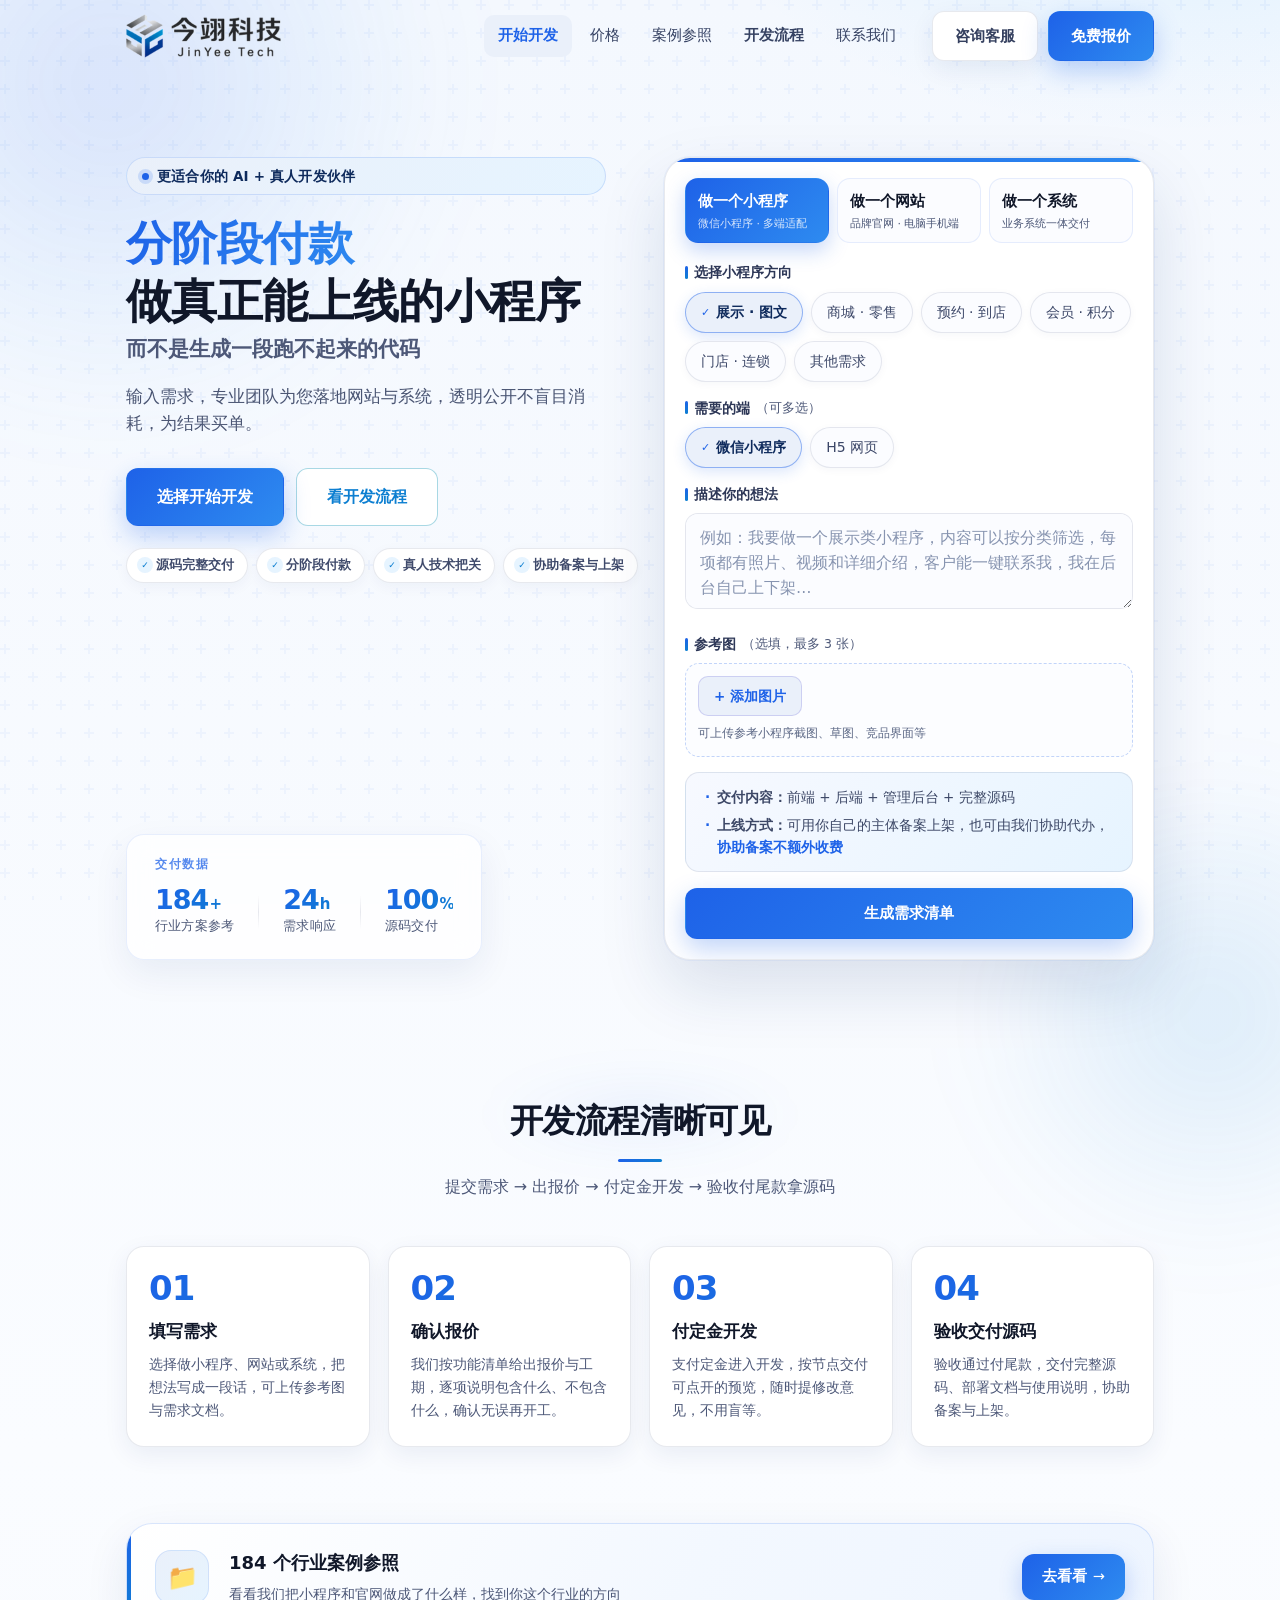
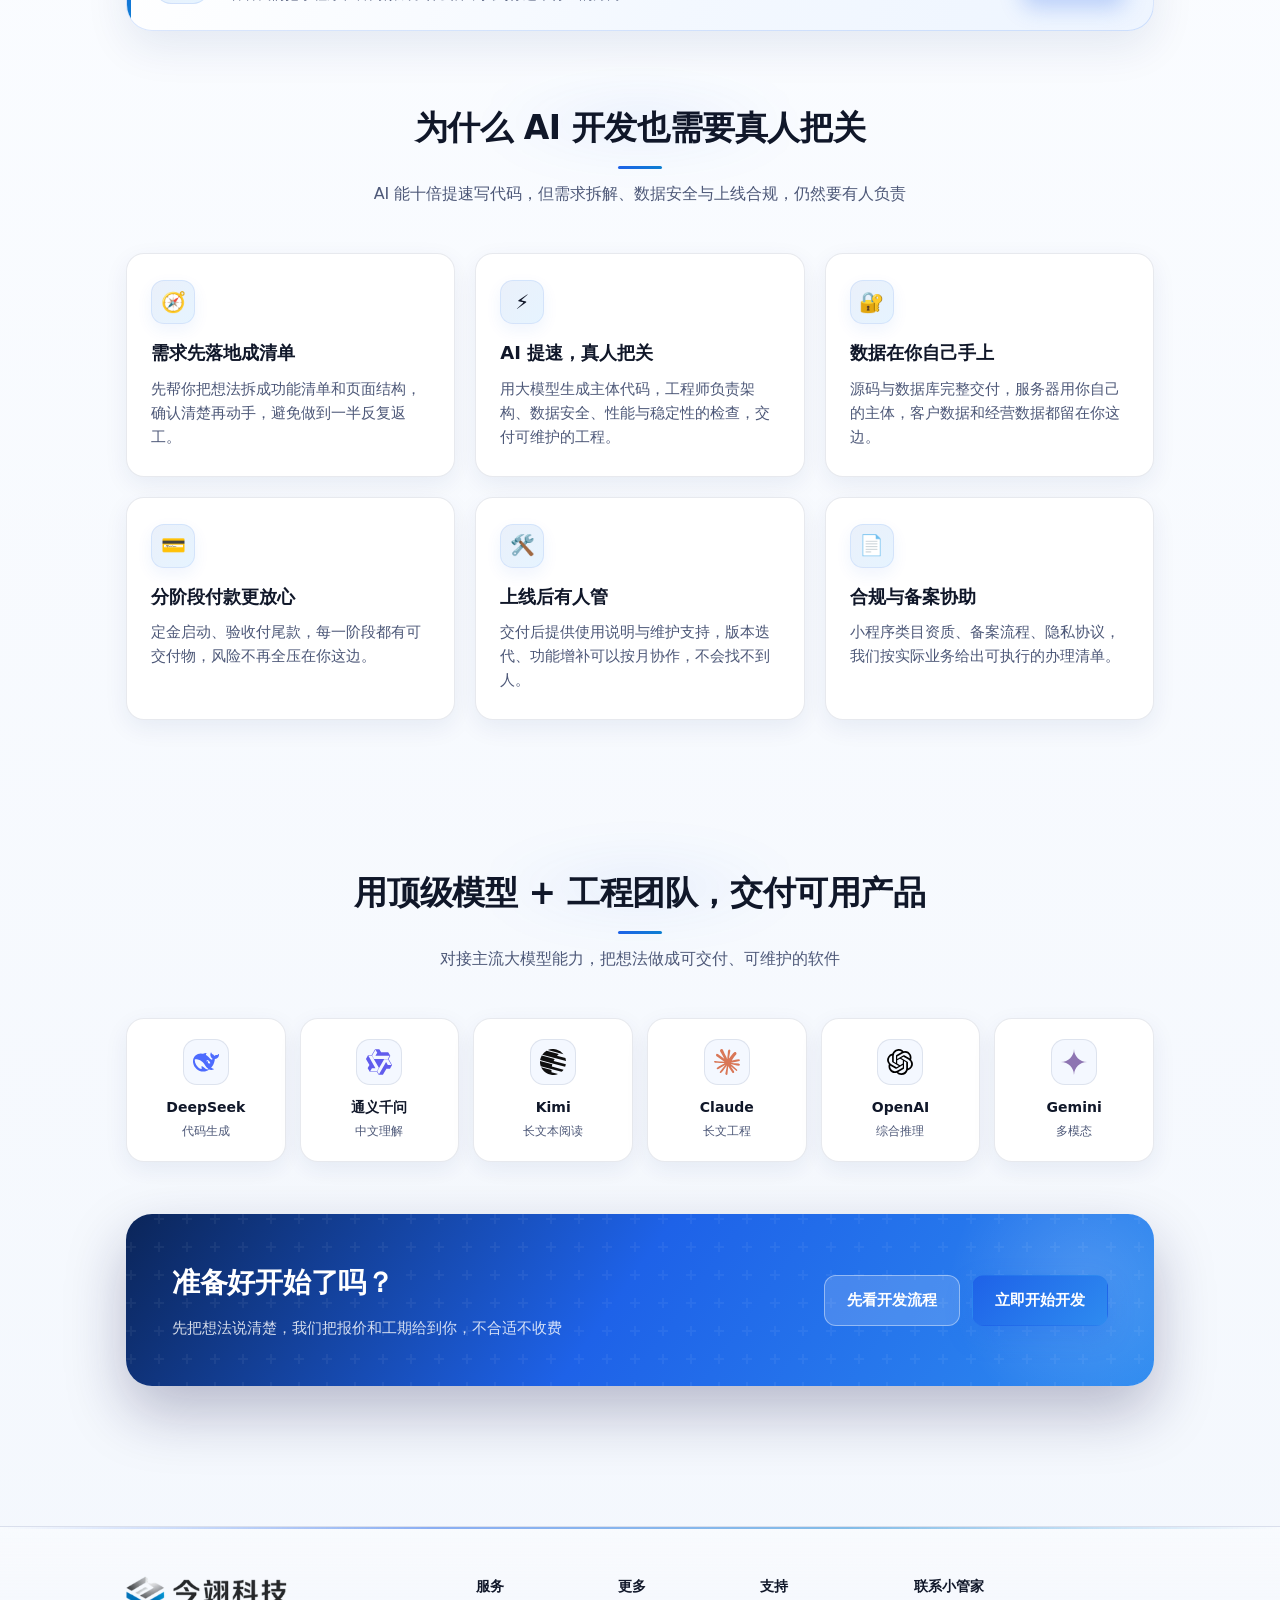
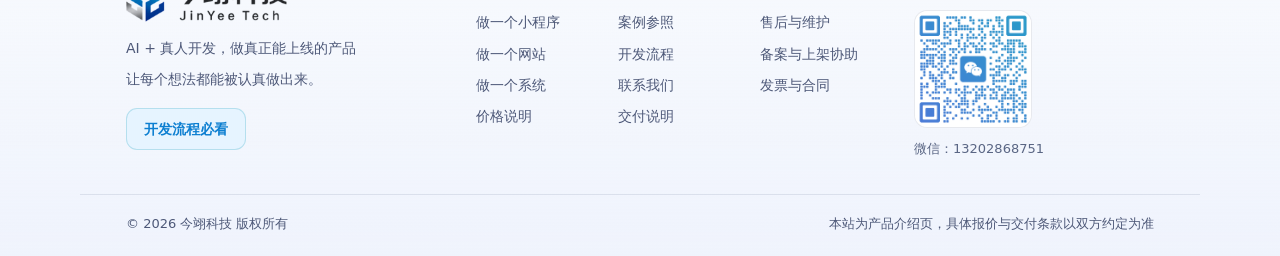
<file: index.html>
<!DOCTYPE html>
<html lang="zh-CN">
<head>
<meta charset="UTF-8">
<meta name="viewport" content="width=device-width, initial-scale=1.0">
<title>今翊科技 · AI 赋能开发小程序 | 分阶段付款做真正能上线的产品</title>
<meta name="keywords" content="今翊科技,AI开发小程序,小程序定制,AI赋能开发,分阶段付款,小程序外包,源码交付">
<meta name="description" content="今翊科技——AI + 真人开发，把需求做成能上架、能收款、能长期维护的小程序与系统。分阶段付款，验收付尾款，源码交付。">
<link rel="stylesheet" href="assets/css/style.css">
</head>
<body>

<header class="site-header" id="siteHeader">
  <div class="container header-inner">
    <a class="brand" href="index.html">
      <img class="site-logo" src="assets/img/logo.png" alt="今翊科技 JinYee Tech" width="161" height="46" decoding="async">
    </a>
    <nav class="nav" id="mainNav">
      <a href="index.html#start" class="active">开始开发</a>
      <a href="pricing.html">价格</a>
      <a href="reference.html">案例参照</a>
      <a href="guide.html" class="nav-guide">开发流程</a>
      <a href="contact.html">联系我们</a>
    </nav>
    <div class="header-actions">
      <a class="btn btn-ghost" href="contact.html">咨询客服</a>
      <a class="btn btn-primary" href="#studio">免费报价</a>
      <button class="nav-toggle" id="navToggle" aria-label="菜单"><span></span><span></span><span></span></button>
    </div>
  </div>
</header>

<main>

<!-- ============ Hero + 报价工作台 ============ -->
<section class="hero" id="start">
  <div class="container hero-grid">
    <div class="hero-copy">
      <div class="eyebrow">更适合你的 AI + 真人开发伙伴</div>
      <h1 class="hero-brand">
        <span>分阶段付款</span>
        <span>做真正能上线的小程序</span>
        <small>而不是生成一段跑不起来的代码</small>
      </h1>
      <p class="hero-desc">输入需求，专业团队为您落地网站与系统，透明公开不盲目消耗，为结果买单。</p>
      <div class="hero-ctas">
        <a class="btn btn-primary btn-lg" href="#studio">选择开始开发</a>
        <a class="btn btn-guide btn-lg" href="guide.html">看开发流程</a>
      </div>
      <ul class="hero-trust">
        <li>源码完整交付</li>
        <li>分阶段付款</li>
        <li>真人技术把关</li>
        <li>协助备案与上架</li>
      </ul>
      <div class="hero-stats">
        <div class="hs-head">交付数据</div>
        <div class="hs-item"><strong>184<em>+</em></strong><span>行业方案参考</span></div>
        <div class="hs-sep"></div>
        <div class="hs-item"><strong>24<em>h</em></strong><span>需求响应</span></div>
        <div class="hs-sep"></div>
        <div class="hs-item"><strong>100<em>%</em></strong><span>源码交付</span></div>
      </div>
    </div>

    <div class="studio" id="studio">
      <div class="studio-tabs">
        <button type="button" class="studio-tab active" data-panel="panelMini">
          <strong>做一个小程序</strong>
          <span>微信小程序 · 多端适配</span>
        </button>
        <button type="button" class="studio-tab" data-panel="panelWebsite">
          <strong>做一个网站</strong>
          <span>品牌官网 · 电脑手机端</span>
        </button>
        <button type="button" class="studio-tab" data-panel="panelSystem">
          <strong>做一个系统</strong>
          <span>业务系统一体交付</span>
        </button>
      </div>

      <!-- 小程序 -->
      <div class="studio-panel" id="panelMini">
        <div class="field">
          <label>选择小程序方向</label>
          <div class="chip-row" id="miniChips">
            <button type="button" class="chip active" data-name="展示/图文类" data-type="mini" data-id="mini_show">展示 · 图文</button>
            <button type="button" class="chip" data-name="商城 · 零售" data-type="mini" data-id="mini_mall">商城 · 零售</button>
            <button type="button" class="chip" data-name="预约 · 到店服务" data-type="mini" data-id="mini_book">预约 · 到店</button>
            <button type="button" class="chip" data-name="会员 · 积分" data-type="mini" data-id="mini_member">会员 · 积分</button>
            <button type="button" class="chip" data-name="门店 · 多店管理" data-type="mini" data-id="mini_store">门店 · 连锁</button>
            <button type="button" class="chip" data-name="其他需求" data-type="mini" data-id="mini_other" data-other="1">其他需求</button>
          </div>
        </div>
        <div class="field">
          <label>需要的端 <span class="opt">（可多选）</span></label>
          <div class="chip-row" id="miniPlatform" data-multi="1">
            <button type="button" class="chip active" data-value="微信小程序">微信小程序</button>
            <button type="button" class="chip" data-value="H5 手机网页">H5 网页</button>
          </div>
        </div>
        <div class="field">
          <label>描述你的想法</label>
          <textarea id="miniPrompt" placeholder="例如：我要做一个展示类小程序，内容可以按分类筛选，每项都有照片、视频和详细介绍，客户能一键联系我，我在后台自己上下架…"></textarea>
        </div>
        <div class="field">
          <label>参考图 <span class="opt">（选填，最多 3 张）</span></label>
          <div class="img-upload" data-upload="miniImages" data-max="3">
            <div class="img-upload-previews" id="miniImagePreviews"></div>
            <label class="img-upload-btn">
              <input type="file" id="miniImages" accept="image/*" multiple hidden>
              <span>+ 添加图片</span>
            </label>
            <p class="img-upload-tip">可上传参考小程序截图、草图、竞品界面等</p>
          </div>
        </div>
        <div class="price-note">
          <ul class="price-note-list">
            <li><strong>交付内容：</strong>前端 + 后端 + 管理后台 + 完整源码</li>
            <li><strong>上线方式：</strong>可用你自己的主体备案上架，也可由我们协助代办，<em>协助备案不额外收费</em></li>
          </ul>
        </div>
        <button type="button" class="btn btn-primary btn-block" id="btnQuoteMini">生成需求清单</button>
        <div class="quote-box" id="quoteMini" hidden></div>
      </div>

      <!-- 网站 -->
      <div class="studio-panel" id="panelWebsite" hidden>
        <div class="field">
          <label>是否需要管理后台</label>
          <div class="chip-row" id="websiteChips">
            <button type="button" class="chip active" data-value="0">静态展示</button>
            <button type="button" class="chip" data-value="1">要后台可自助更新</button>
          </div>
        </div>
        <div class="field">
          <label>描述你想要的网站</label>
          <textarea id="websitePrompt" placeholder="例如：我要做一个品牌官网，主打高端定制服务，需要首页、产品、案例、关于我们、咨询留言，电脑和手机都要好看…"></textarea>
        </div>
        <div class="field">
          <label>参考图 <span class="opt">（选填，最多 3 张）</span></label>
          <div class="img-upload" data-upload="websiteImages" data-max="3">
            <div class="img-upload-previews" id="websiteImagePreviews"></div>
            <label class="img-upload-btn">
              <input type="file" id="websiteImages" accept="image/*" multiple hidden>
              <span>+ 添加图片</span>
            </label>
            <p class="img-upload-tip">可上传你喜欢的网站截图、品牌 VI、Logo 等</p>
          </div>
        </div>
        <div class="price-note">
          <ul class="price-note-list">
            <li><strong>自己部署：</strong>自购服务器与域名，我们交付源码并协助上线</li>
            <li><strong>用我们的：</strong>也可先挂我们的域名做展示，<em>展示期免费</em></li>
          </ul>
        </div>
        <button type="button" class="btn btn-primary btn-block" id="btnQuoteWebsite">生成需求清单</button>
        <div class="quote-box" id="quoteWebsite" hidden></div>
      </div>

      <!-- 系统 -->
      <div class="studio-panel" id="panelSystem" hidden>
        <div class="field">
          <label>选择系统方向</label>
          <div class="chip-row" id="systemChips">
            <button type="button" class="chip active" data-name="进销存 / 库存" data-type="system" data-id="sys_stock">进销存</button>
            <button type="button" class="chip" data-name="客户 CRM" data-type="system" data-id="sys_crm">客户管理</button>
            <button type="button" class="chip" data-name="订单 / 派单" data-type="system" data-id="sys_order">订单派单</button>
            <button type="button" class="chip" data-name="内部办公 / 审批" data-type="system" data-id="sys_oa">内部办公</button>
            <button type="button" class="chip" data-name="数据看板" data-type="system" data-id="sys_dash">数据看板</button>
            <button type="button" class="chip" data-name="其他需求" data-type="system" data-id="sys_other" data-other="1">其他需求</button>
          </div>
        </div>
        <div class="field">
          <label>描述你的业务</label>
          <textarea id="systemPrompt" placeholder="例如：做一个订单派单系统，客户下单后自动分给就近师傅，师傅在小程序接单、上传完工照片，后台能看订单和提成…"></textarea>
        </div>
        <div class="field">
          <label>需求文档 <span class="opt">（选填，PDF / Word，不超过 5MB）</span></label>
          <div class="doc-upload" id="systemDocUpload">
            <label class="doc-upload-btn">
              <input type="file" id="systemDoc" accept=".pdf,.doc,.docx,.xls,.xlsx,.ppt,.pptx,.txt,.csv" hidden>
              <span id="systemDocLabel">+ 上传文档</span>
            </label>
            <button type="button" class="doc-upload-clear" id="systemDocClear" hidden>移除</button>
            <p class="img-upload-tip" style="width:100%">可上传需求说明、流程图、Excel 表单等，非必填</p>
          </div>
        </div>
        <div class="price-note">
          <ul class="price-note-list">
            <li><strong>安装部署：</strong>系统上线需自备服务器与域名，我们负责部署调通</li>
            <li><strong>建议：</strong>涉及下单交易的系统，服务器以年付形式自行采购更稳妥</li>
          </ul>
        </div>
        <button type="button" class="btn btn-accent btn-block" id="btnQuoteSystem">生成需求清单</button>
        <div class="quote-box" id="quoteSystem" hidden></div>
      </div>
    </div>
  </div>
</section>

<!-- ============ 流程 ============ -->
<section class="section" id="process">
  <div class="container">
    <div class="section-head reveal">
      <h2>开发流程清晰可见</h2>
      <p>提交需求 → 出报价 → 付定金开发 → 验收付尾款拿源码</p>
    </div>
    <div class="process-grid">
      <div class="process-item reveal">
        <div class="num">01</div>
        <h3>填写需求</h3>
        <p>选择做小程序、网站或系统，把想法写成一段话，可上传参考图与需求文档。</p>
      </div>
      <div class="process-item reveal">
        <div class="num">02</div>
        <h3>确认报价</h3>
        <p>我们按功能清单给出报价与工期，逐项说明包含什么、不包含什么，确认无误再开工。</p>
      </div>
      <div class="process-item reveal">
        <div class="num">03</div>
        <h3>付定金开发</h3>
        <p>支付定金进入开发，按节点交付可点开的预览，随时提修改意见，不用盲等。</p>
      </div>
      <div class="process-item reveal">
        <div class="num">04</div>
        <h3>验收交付源码</h3>
        <p>验收通过付尾款，交付完整源码、部署文档与使用说明，协助备案与上架。</p>
      </div>
    </div>
  </div>
</section>

<!-- ============ 为什么选择 ============ -->
<section class="section" style="padding-top:0;padding-bottom:0">
  <div class="container">
    <a class="ref-entry reveal" href="reference.html">
      <span class="ref-entry-icon">📁</span>
      <span class="ref-entry-txt">
        <strong>184 个行业案例参照</strong>
        <p>看看我们把小程序和官网做成了什么样，找到你这个行业的方向</p>
      </span>
      <span class="ref-entry-go">去看看<b>→</b></span>
    </a>
  </div>
</section>

<section class="section">
  <div class="container">
    <div class="section-head reveal">
      <h2>为什么 AI 开发也需要真人把关</h2>
      <p>AI 能十倍提速写代码，但需求拆解、数据安全与上线合规，仍然要有人负责</p>
    </div>
    <div class="card-grid grid-3">
      <div class="card reveal">
        <div class="card-icon">🧭</div>
        <h3>需求先落地成清单</h3>
        <p>先帮你把想法拆成功能清单和页面结构，确认清楚再动手，避免做到一半反复返工。</p>
      </div>
      <div class="card reveal">
        <div class="card-icon">⚡</div>
        <h3>AI 提速，真人把关</h3>
        <p>用大模型生成主体代码，工程师负责架构、数据安全、性能与稳定性的检查，交付可维护的工程。</p>
      </div>
      <div class="card reveal">
        <div class="card-icon">🔐</div>
        <h3>数据在你自己手上</h3>
        <p>源码与数据库完整交付，服务器用你自己的主体，客户数据和经营数据都留在你这边。</p>
      </div>
      <div class="card reveal">
        <div class="card-icon">💳</div>
        <h3>分阶段付款更放心</h3>
        <p>定金启动、验收付尾款，每一阶段都有可交付物，风险不再全压在你这边。</p>
      </div>
      <div class="card reveal">
        <div class="card-icon">🛠️</div>
        <h3>上线后有人管</h3>
        <p>交付后提供使用说明与维护支持，版本迭代、功能增补可以按月协作，不会找不到人。</p>
      </div>
      <div class="card reveal">
        <div class="card-icon">📄</div>
        <h3>合规与备案协助</h3>
        <p>小程序类目资质、备案流程、隐私协议，我们按实际业务给出可执行的办理清单。</p>
      </div>
    </div>
  </div>
</section>

<!-- ============ AI 能力 ============ -->
<section class="section">
  <div class="container">
    <div class="reveal">
      <div class="section-head">
        <h2>用顶级模型 + 工程团队，交付可用产品</h2>
        <p>对接主流大模型能力，把想法做成可交付、可维护的软件</p>
      </div>
      <div class="brand-grid">
        <div class="brand-card reveal">
          <div class="brand-logo brand-logo-img"><img src="assets/img/ai-brands/deepseek.svg" alt="DeepSeek"></div>
          <strong>DeepSeek</strong><small>代码生成</small>
        </div>
        <div class="brand-card reveal">
          <div class="brand-logo brand-logo-img"><img src="assets/img/ai-brands/qwen.svg" alt="通义千问"></div>
          <strong>通义千问</strong><small>中文理解</small>
        </div>
        <div class="brand-card reveal">
          <div class="brand-logo brand-logo-img"><img src="assets/img/ai-brands/kimi.svg" alt="Kimi"></div>
          <strong>Kimi</strong><small>长文本阅读</small>
        </div>
        <div class="brand-card reveal">
          <div class="brand-logo brand-logo-img"><img src="assets/img/ai-brands/claude.svg" alt="Claude"></div>
          <strong>Claude</strong><small>长文工程</small>
        </div>
        <div class="brand-card reveal">
          <div class="brand-logo brand-logo-img"><img src="assets/img/ai-brands/openai.svg" alt="OpenAI"></div>
          <strong>OpenAI</strong><small>综合推理</small>
        </div>
        <div class="brand-card reveal">
          <div class="brand-logo brand-logo-img"><img src="assets/img/ai-brands/gemini.svg" alt="Gemini"></div>
          <strong>Gemini</strong><small>多模态</small>
        </div>
      </div>
    </div>

    <div class="cta-band reveal" style="margin-top:52px">
      <div>
        <h2>准备好开始了吗？</h2>
        <p>先把想法说清楚，我们把报价和工期给到你，不合适不收费</p>
      </div>
      <div class="cta-band-actions">
        <a class="btn btn-guide-light" href="guide.html">先看开发流程</a>
        <a class="btn btn-primary" href="#start">立即开始开发</a>
      </div>
    </div>
  </div>
</section>

</main>

<footer class="site-footer">
  <div class="container footer-grid">
    <div class="footer-brand">
      <div class="brand">
        <img class="site-logo" src="assets/img/logo.png" alt="今翊科技 JinYee Tech" width="161" height="46" decoding="async">
      </div>
      <p>AI + 真人开发，做真正能上线的产品</p>
      <p class="footer-desc">让每个想法都能被认真做出来。</p>
      <a class="footer-guide-btn" href="guide.html">开发流程必看</a>
    </div>

    <div class="footer-cols">
      <div class="footer-col">
        <h4>服务</h4>
        <a href="index.html#start">做一个小程序</a>
        <a href="index.html#start">做一个网站</a>
        <a href="index.html#start">做一个系统</a>
        <a href="pricing.html">价格说明</a>
      </div>
      <div class="footer-col">
        <h4>更多</h4>
        <a href="reference.html">案例参照</a>
        <a href="guide.html">开发流程</a>
        <a href="contact.html">联系我们</a>
        <a href="index.html#process">交付说明</a>
      </div>
      <div class="footer-col">
        <h4>支持</h4>
        <a href="contact.html">售后与维护</a>
        <a href="contact.html">备案与上架协助</a>
        <a href="contact.html">发票与合同</a>
      </div>
    </div>

    <div class="footer-cs">
      <h4>联系小管家</h4>
      <div class="footer-cs-qr" id="footerQr"><img src="assets/img/qrcode.png" alt="微信扫码添加好友"></div>
      <p class="footer-cs-id">微信：<span id="footerWechat">13202868751</span></p>
    </div>
  </div>
  <div class="container footer-bottom">
    <span>© 2026 今翊科技 版权所有</span>
    <span>本站为产品介绍页，具体报价与交付条款以双方约定为准</span>
  </div>
</footer>

<!-- ============ 需求提交弹窗 ============ -->
<div class="modal-mask" id="orderModal" hidden>
  <div class="modal">
    <button class="modal-close" id="modalClose" type="button" aria-label="关闭">×</button>

    <div id="modalStepForm" class="modal-step">
      <h3>提交需求，获取报价</h3>
      <div class="pay-highlight" id="submitHighlight"></div>
      <p class="modal-tip">留个联系方式，我们把报价和工期发给你。需求描述越具体，报价越准。</p>
      <form id="orderForm" style="margin-top:16px">
        <div class="order-field-row">
          <div class="order-field">
            <label for="orderName">称呼</label>
            <input type="text" id="orderName" placeholder="怎么称呼你" autocomplete="off">
          </div>
          <div class="order-field">
            <label for="orderPhone">联系电话 <span class="opt">（手机号或微信号至少留一个）</span></label>
            <input type="tel" id="orderPhone" placeholder="手机号" autocomplete="tel">
          </div>
        </div>
        <div class="order-field">
          <label for="orderWechat">微信号 <span class="opt">（方便报价后联系你）</span></label>
          <input type="text" id="orderWechat" placeholder="方便报价后联系你" autocomplete="off">
        </div>
        <div class="order-field">
          <label for="orderNote">其他说明 <span class="opt">（选填）</span></label>
          <textarea id="orderNote" rows="2" placeholder="期望上线时间、预算范围、参考产品等"></textarea>
        </div>
        <button type="submit" class="btn btn-primary btn-block">生成需求单</button>
      </form>
    </div>

    <div id="modalStepDone" class="modal-step" hidden>
      <div class="success-icon">✓</div>
      <h3>需求单已生成</h3>
      <p class="modal-tip" id="doneTip">需求已提交给工程师，24 小时内联系你。也可以复制下面这段加我微信确认。</p>
      <textarea id="orderOutput" rows="8" readonly style="margin-top:14px;font-size:13px"></textarea>
      <div class="modal-actions">
        <button type="button" class="btn btn-primary" id="copyOrderBtn">一键复制需求单</button>
      </div>
      <div class="qr-inline">
        <img src="assets/img/qrcode.png" alt="微信扫码添加工程师">
        <div class="qr-inline-txt">
          <strong>加我微信，把需求发过来</strong>
          <p>微信 / 电话：<span data-contact-wechat>13202868751</span><br>长按二维码识别添加</p>
        </div>
      </div>
    </div>
</div>
  </div>
</div>

<script>
window.JY = {
  contact: { wechat: "13202868751", phone: "13202868751" },
  // 需求自动推送（PushPlus → 你的微信）。token 分段存放，避免被公开仓库的扫描器抓去乱发消息。
  // 换 token：登录 pushplus.plus → 一对一消息 → 更换token，然后把下面数组整个换掉即可。
  pushTokenParts: ["d806","139b","49e2","4c20","9822","453b","1c77","6aec"],
};
</script>
<script src="assets/js/main.js"></script>
</body>
</html>
</file>
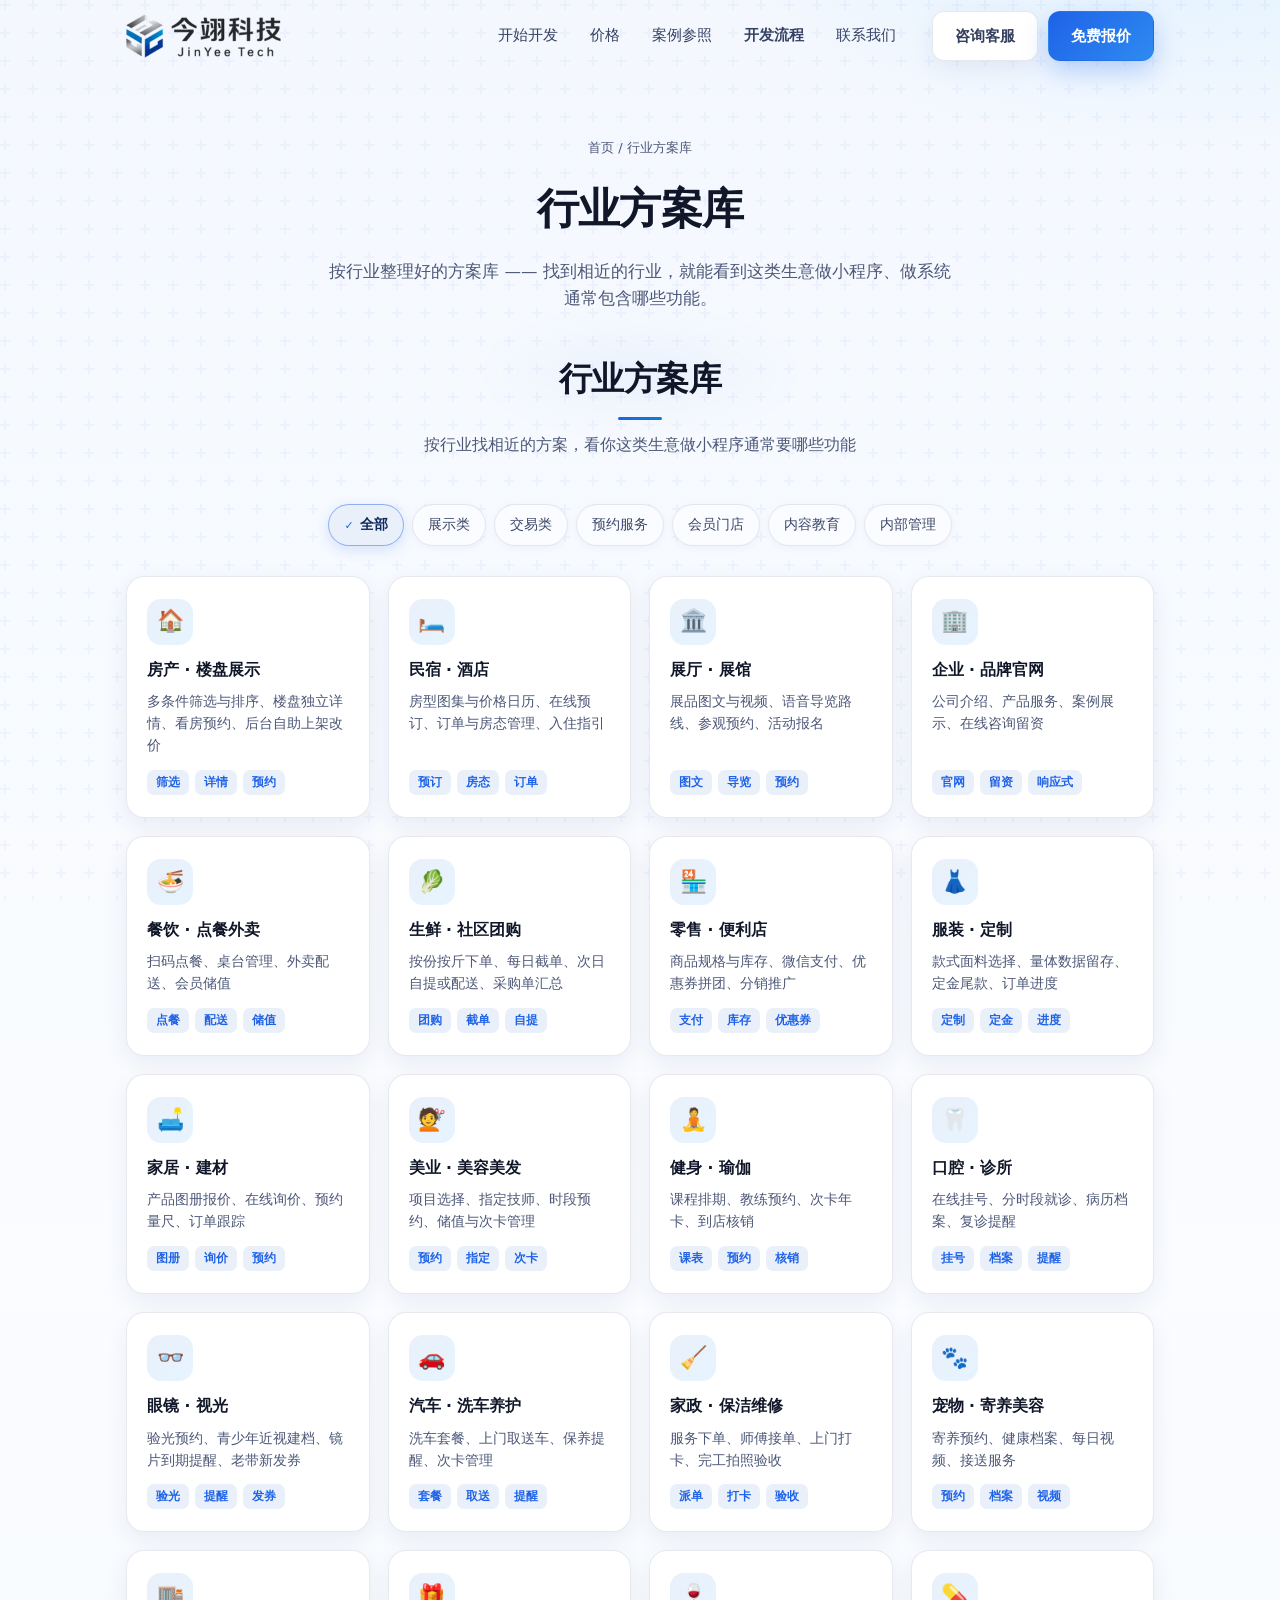
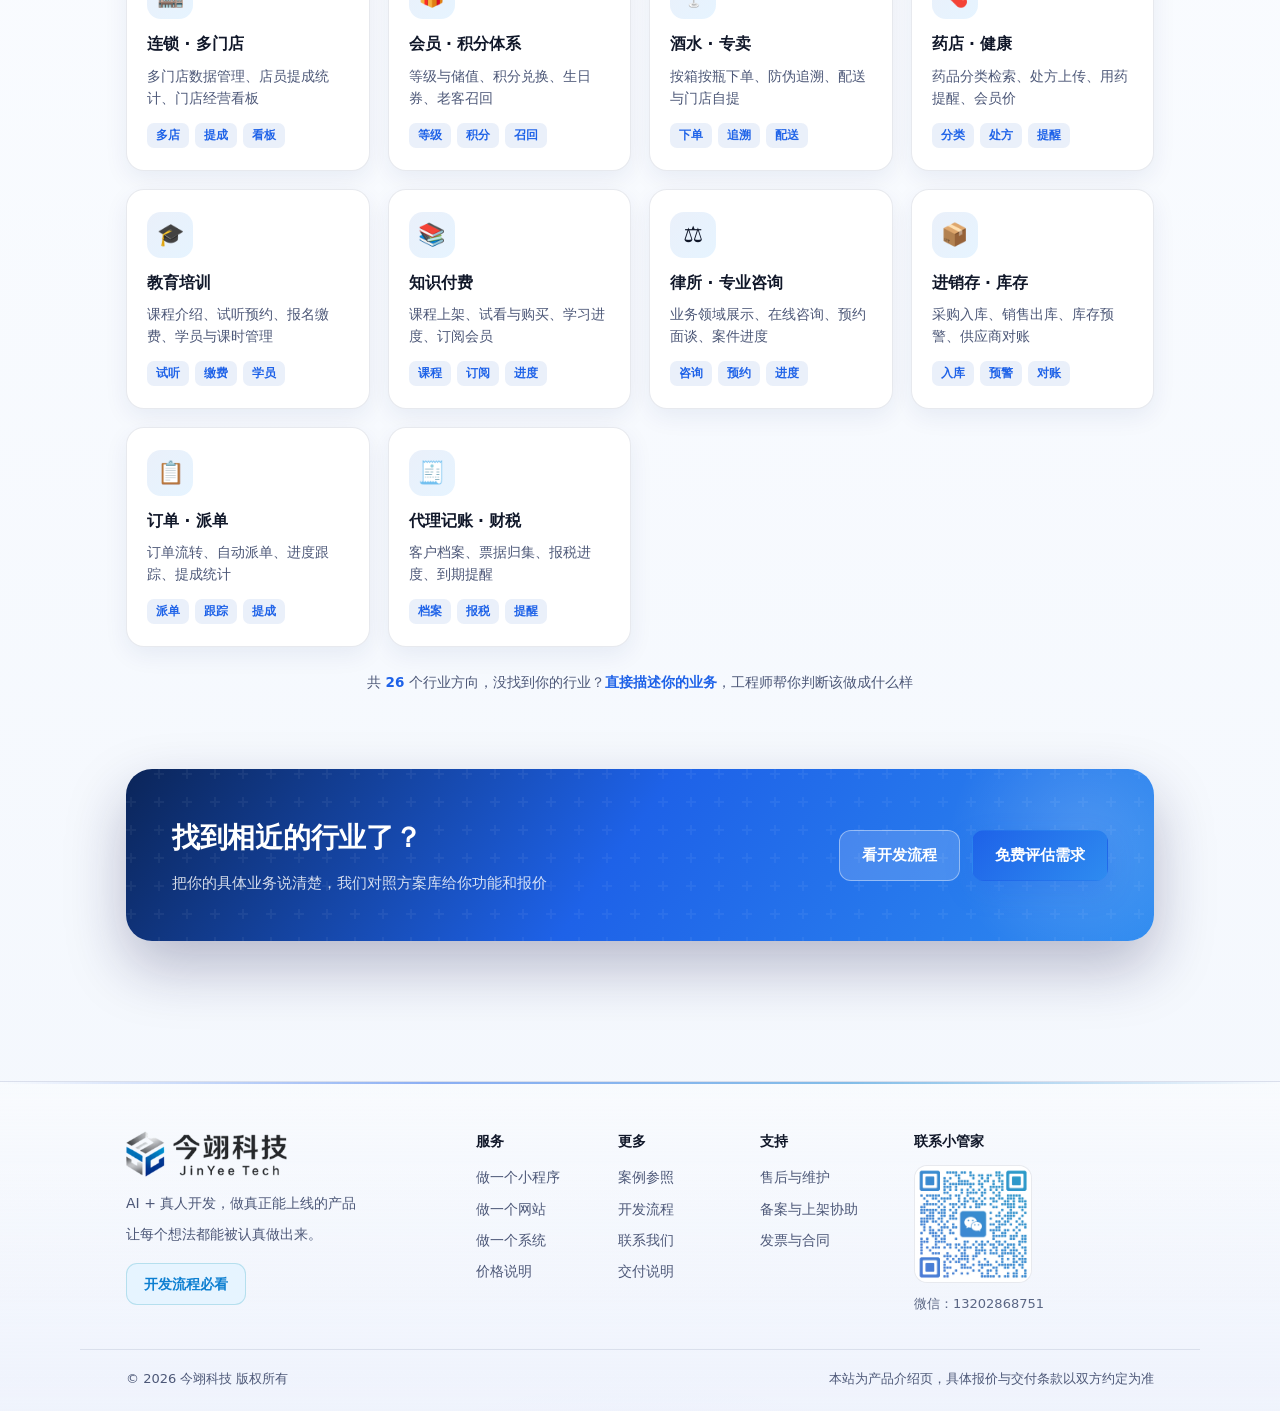
<file: cases.html>
<!DOCTYPE html>
<html lang="zh-CN">
<head>
<meta charset="UTF-8">
<meta name="viewport" content="width=device-width, initial-scale=1.0">
<title>行业方案库 · 今翊科技 AI 赋能开发</title>
<meta name="keywords" content="小程序开发案例,AI开发案例,小程序定制案例">
<meta name="description" content="今翊科技交付的小程序与系统案例，以及我们擅长的行业方向与功能模块。">
<link rel="stylesheet" href="assets/css/style.css">
</head>
<body>

<header class="site-header" id="siteHeader">
  <div class="container header-inner">
    <a class="brand" href="index.html">
      <img class="site-logo" src="assets/img/logo.png" alt="今翊科技 JinYee Tech" width="161" height="46" decoding="async">
    </a>
    <nav class="nav" id="mainNav">
      <a href="index.html">开始开发</a>
      <a href="pricing.html">价格</a>
      <a href="reference.html">案例参照</a>
      <a href="guide.html" class="nav-guide">开发流程</a>
      <a href="contact.html">联系我们</a>
    </nav>
    <div class="header-actions">
      <a class="btn btn-ghost" href="contact.html">咨询客服</a>
      <a class="btn btn-primary" href="index.html#studio">免费报价</a>
      <button class="nav-toggle" id="navToggle" aria-label="菜单"><span></span><span></span><span></span></button>
    </div>
  </div>
</header>

<main>
<section class="page-hero">
  <div class="container">
    <div class="breadcrumb"><a href="index.html">首页</a> / 行业方案库</div>
    <h1>行业方案库</h1>
    <p>按行业整理好的方案库 —— 找到相近的行业，就能看到这类生意做小程序、做系统通常包含哪些功能。</p>
  </div>
</section>

<section class="section" style="padding-top:12px">
  <div class="container">
    <div class="section-head reveal">
      <h2>行业方案库</h2>
      <p>按行业找相近的方案，看你这类生意做小程序通常要哪些功能</p>
    </div>

    <div class="chip-row filter-row" id="industryFilter">
      <button type="button" class="chip active" data-filter="all">全部</button><button type="button" class="chip" data-filter="show">展示类</button><button type="button" class="chip" data-filter="trade">交易类</button><button type="button" class="chip" data-filter="book">预约服务</button><button type="button" class="chip" data-filter="member">会员门店</button><button type="button" class="chip" data-filter="content">内容教育</button><button type="button" class="chip" data-filter="internal">内部管理</button>
    </div>

    <div class="industry-grid" id="industryGrid">
      <div class="industry-card reveal" data-cat="show">
        <div class="ind-icon">🏠</div>
        <h3>房产 · 楼盘展示</h3>
        <p>多条件筛选与排序、楼盘独立详情、看房预约、后台自助上架改价</p>
        <div class="ind-tags"><span>筛选</span><span>详情</span><span>预约</span></div>
      </div>
      <div class="industry-card reveal" data-cat="show">
        <div class="ind-icon">🛏️</div>
        <h3>民宿 · 酒店</h3>
        <p>房型图集与价格日历、在线预订、订单与房态管理、入住指引</p>
        <div class="ind-tags"><span>预订</span><span>房态</span><span>订单</span></div>
      </div>
      <div class="industry-card reveal" data-cat="show">
        <div class="ind-icon">🏛️</div>
        <h3>展厅 · 展馆</h3>
        <p>展品图文与视频、语音导览路线、参观预约、活动报名</p>
        <div class="ind-tags"><span>图文</span><span>导览</span><span>预约</span></div>
      </div>
      <div class="industry-card reveal" data-cat="show">
        <div class="ind-icon">🏢</div>
        <h3>企业 · 品牌官网</h3>
        <p>公司介绍、产品服务、案例展示、在线咨询留资</p>
        <div class="ind-tags"><span>官网</span><span>留资</span><span>响应式</span></div>
      </div>
      <div class="industry-card reveal" data-cat="trade">
        <div class="ind-icon">🍜</div>
        <h3>餐饮 · 点餐外卖</h3>
        <p>扫码点餐、桌台管理、外卖配送、会员储值</p>
        <div class="ind-tags"><span>点餐</span><span>配送</span><span>储值</span></div>
      </div>
      <div class="industry-card reveal" data-cat="trade">
        <div class="ind-icon">🥬</div>
        <h3>生鲜 · 社区团购</h3>
        <p>按份按斤下单、每日截单、次日自提或配送、采购单汇总</p>
        <div class="ind-tags"><span>团购</span><span>截单</span><span>自提</span></div>
      </div>
      <div class="industry-card reveal" data-cat="trade">
        <div class="ind-icon">🏪</div>
        <h3>零售 · 便利店</h3>
        <p>商品规格与库存、微信支付、优惠券拼团、分销推广</p>
        <div class="ind-tags"><span>支付</span><span>库存</span><span>优惠券</span></div>
      </div>
      <div class="industry-card reveal" data-cat="trade">
        <div class="ind-icon">👗</div>
        <h3>服装 · 定制</h3>
        <p>款式面料选择、量体数据留存、定金尾款、订单进度</p>
        <div class="ind-tags"><span>定制</span><span>定金</span><span>进度</span></div>
      </div>
      <div class="industry-card reveal" data-cat="trade">
        <div class="ind-icon">🛋️</div>
        <h3>家居 · 建材</h3>
        <p>产品图册报价、在线询价、预约量尺、订单跟踪</p>
        <div class="ind-tags"><span>图册</span><span>询价</span><span>预约</span></div>
      </div>
      <div class="industry-card reveal" data-cat="book">
        <div class="ind-icon">💇</div>
        <h3>美业 · 美容美发</h3>
        <p>项目选择、指定技师、时段预约、储值与次卡管理</p>
        <div class="ind-tags"><span>预约</span><span>指定</span><span>次卡</span></div>
      </div>
      <div class="industry-card reveal" data-cat="book">
        <div class="ind-icon">🧘</div>
        <h3>健身 · 瑜伽</h3>
        <p>课程排期、教练预约、次卡年卡、到店核销</p>
        <div class="ind-tags"><span>课表</span><span>预约</span><span>核销</span></div>
      </div>
      <div class="industry-card reveal" data-cat="book">
        <div class="ind-icon">🦷</div>
        <h3>口腔 · 诊所</h3>
        <p>在线挂号、分时段就诊、病历档案、复诊提醒</p>
        <div class="ind-tags"><span>挂号</span><span>档案</span><span>提醒</span></div>
      </div>
      <div class="industry-card reveal" data-cat="book">
        <div class="ind-icon">👓</div>
        <h3>眼镜 · 视光</h3>
        <p>验光预约、青少年近视建档、镜片到期提醒、老带新发券</p>
        <div class="ind-tags"><span>验光</span><span>提醒</span><span>发券</span></div>
      </div>
      <div class="industry-card reveal" data-cat="book">
        <div class="ind-icon">🚗</div>
        <h3>汽车 · 洗车养护</h3>
        <p>洗车套餐、上门取送车、保养提醒、次卡管理</p>
        <div class="ind-tags"><span>套餐</span><span>取送</span><span>提醒</span></div>
      </div>
      <div class="industry-card reveal" data-cat="book">
        <div class="ind-icon">🧹</div>
        <h3>家政 · 保洁维修</h3>
        <p>服务下单、师傅接单、上门打卡、完工拍照验收</p>
        <div class="ind-tags"><span>派单</span><span>打卡</span><span>验收</span></div>
      </div>
      <div class="industry-card reveal" data-cat="book">
        <div class="ind-icon">🐾</div>
        <h3>宠物 · 寄养美容</h3>
        <p>寄养预约、健康档案、每日视频、接送服务</p>
        <div class="ind-tags"><span>预约</span><span>档案</span><span>视频</span></div>
      </div>
      <div class="industry-card reveal" data-cat="member">
        <div class="ind-icon">🏬</div>
        <h3>连锁 · 多门店</h3>
        <p>多门店数据管理、店员提成统计、门店经营看板</p>
        <div class="ind-tags"><span>多店</span><span>提成</span><span>看板</span></div>
      </div>
      <div class="industry-card reveal" data-cat="member">
        <div class="ind-icon">🎁</div>
        <h3>会员 · 积分体系</h3>
        <p>等级与储值、积分兑换、生日券、老客召回</p>
        <div class="ind-tags"><span>等级</span><span>积分</span><span>召回</span></div>
      </div>
      <div class="industry-card reveal" data-cat="member">
        <div class="ind-icon">🍷</div>
        <h3>酒水 · 专卖</h3>
        <p>按箱按瓶下单、防伪追溯、配送与门店自提</p>
        <div class="ind-tags"><span>下单</span><span>追溯</span><span>配送</span></div>
      </div>
      <div class="industry-card reveal" data-cat="member">
        <div class="ind-icon">💊</div>
        <h3>药店 · 健康</h3>
        <p>药品分类检索、处方上传、用药提醒、会员价</p>
        <div class="ind-tags"><span>分类</span><span>处方</span><span>提醒</span></div>
      </div>
      <div class="industry-card reveal" data-cat="content">
        <div class="ind-icon">🎓</div>
        <h3>教育培训</h3>
        <p>课程介绍、试听预约、报名缴费、学员与课时管理</p>
        <div class="ind-tags"><span>试听</span><span>缴费</span><span>学员</span></div>
      </div>
      <div class="industry-card reveal" data-cat="content">
        <div class="ind-icon">📚</div>
        <h3>知识付费</h3>
        <p>课程上架、试看与购买、学习进度、订阅会员</p>
        <div class="ind-tags"><span>课程</span><span>订阅</span><span>进度</span></div>
      </div>
      <div class="industry-card reveal" data-cat="content">
        <div class="ind-icon">⚖️</div>
        <h3>律所 · 专业咨询</h3>
        <p>业务领域展示、在线咨询、预约面谈、案件进度</p>
        <div class="ind-tags"><span>咨询</span><span>预约</span><span>进度</span></div>
      </div>
      <div class="industry-card reveal" data-cat="internal">
        <div class="ind-icon">📦</div>
        <h3>进销存 · 库存</h3>
        <p>采购入库、销售出库、库存预警、供应商对账</p>
        <div class="ind-tags"><span>入库</span><span>预警</span><span>对账</span></div>
      </div>
      <div class="industry-card reveal" data-cat="internal">
        <div class="ind-icon">📋</div>
        <h3>订单 · 派单</h3>
        <p>订单流转、自动派单、进度跟踪、提成统计</p>
        <div class="ind-tags"><span>派单</span><span>跟踪</span><span>提成</span></div>
      </div>
      <div class="industry-card reveal" data-cat="internal">
        <div class="ind-icon">🧾</div>
        <h3>代理记账 · 财税</h3>
        <p>客户档案、票据归集、报税进度、到期提醒</p>
        <div class="ind-tags"><span>档案</span><span>报税</span><span>提醒</span></div>
      </div>
    </div>

    <p class="industry-count" id="industryCount">共 <strong>26</strong> 个行业方向，没找到你的行业？<a href="index.html#studio" style="color:var(--brand);font-weight:700">直接描述你的业务</a>，工程师帮你判断该做成什么样</p>
  </div>
</section>

<section class="section" style="padding-top:0">
  <div class="container">
    <div class="cta-band reveal">
      <div>
        <h2>找到相近的行业了？</h2>
        <p>把你的具体业务说清楚，我们对照方案库给你功能和报价</p>
      </div>
      <div class="cta-band-actions">
        <a class="btn btn-guide-light" href="guide.html">看开发流程</a>
        <a class="btn btn-primary" href="index.html#studio">免费评估需求</a>
      </div>
    </div>
  </div>
</section>
</main>

<footer class="site-footer">
  <div class="container footer-grid">
    <div class="footer-brand">
      <div class="brand">
        <img class="site-logo" src="assets/img/logo.png" alt="今翊科技 JinYee Tech" width="161" height="46" decoding="async">
      </div>
      <p>AI + 真人开发，做真正能上线的产品</p>
      <p class="footer-desc">让每个想法都能被认真做出来。</p>
      <a class="footer-guide-btn" href="guide.html">开发流程必看</a>
    </div>
    <div class="footer-cols">
      <div class="footer-col">
        <h4>服务</h4>
        <a href="index.html#start">做一个小程序</a>
        <a href="index.html#start">做一个网站</a>
        <a href="index.html#start">做一个系统</a>
        <a href="pricing.html">价格说明</a>
      </div>
      <div class="footer-col">
        <h4>更多</h4>
        <a href="reference.html">案例参照</a>
        <a href="guide.html">开发流程</a>
        <a href="contact.html">联系我们</a>
        <a href="index.html#process">交付说明</a>
      </div>
      <div class="footer-col">
        <h4>支持</h4>
        <a href="contact.html">售后与维护</a>
        <a href="contact.html">备案与上架协助</a>
        <a href="contact.html">发票与合同</a>
      </div>
    </div>
    <div class="footer-cs">
      <h4>联系小管家</h4>
      <div class="footer-cs-qr"><img src="assets/img/qrcode.png" alt="微信扫码添加好友"></div>
      <p class="footer-cs-id">微信：<span id="footerWechat">13202868751</span></p>
    </div>
  </div>
  <div class="container footer-bottom">
    <span>© 2026 今翊科技 版权所有</span>
    <span>本站为产品介绍页，具体报价与交付条款以双方约定为准</span>
  </div>
</footer>

<script>window.JY = { contact: { wechat: "13202868751" } };</script>
<script src="assets/js/main.js"></script>
</body>
</html>
</file>
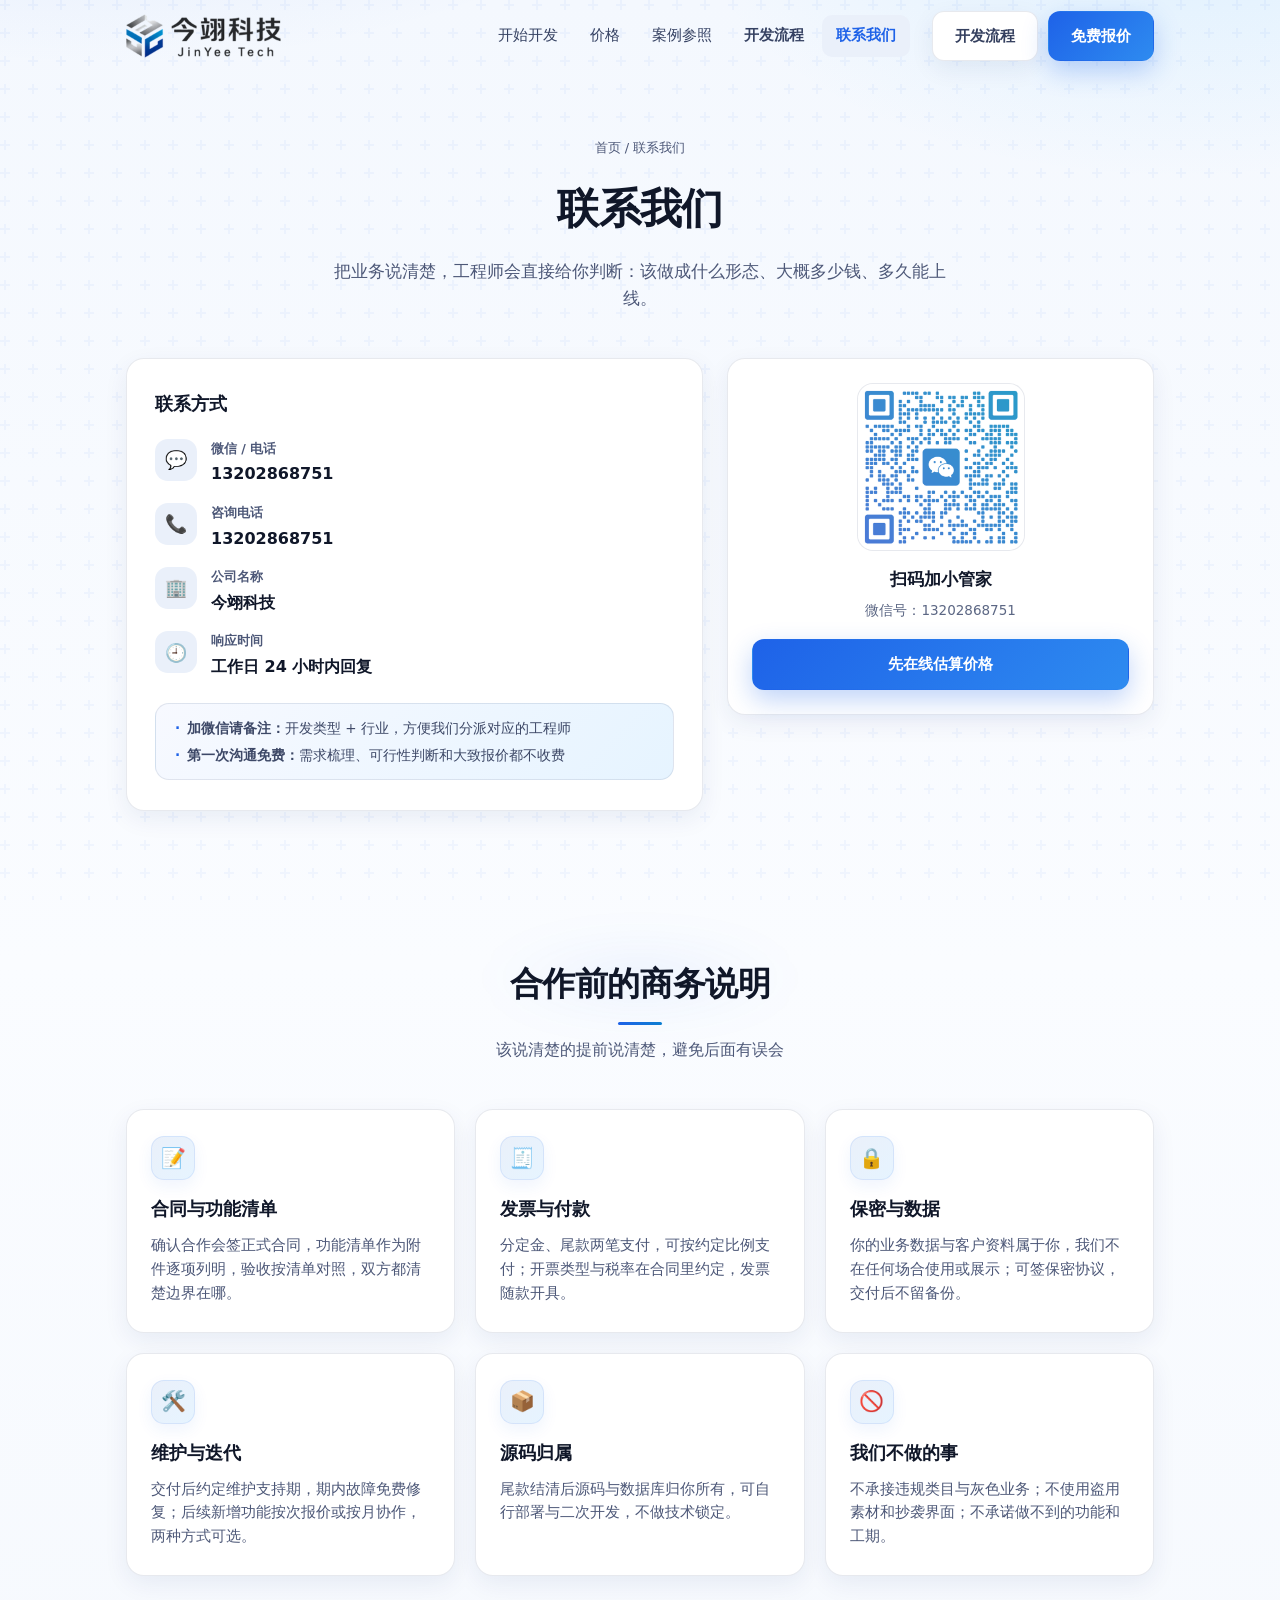
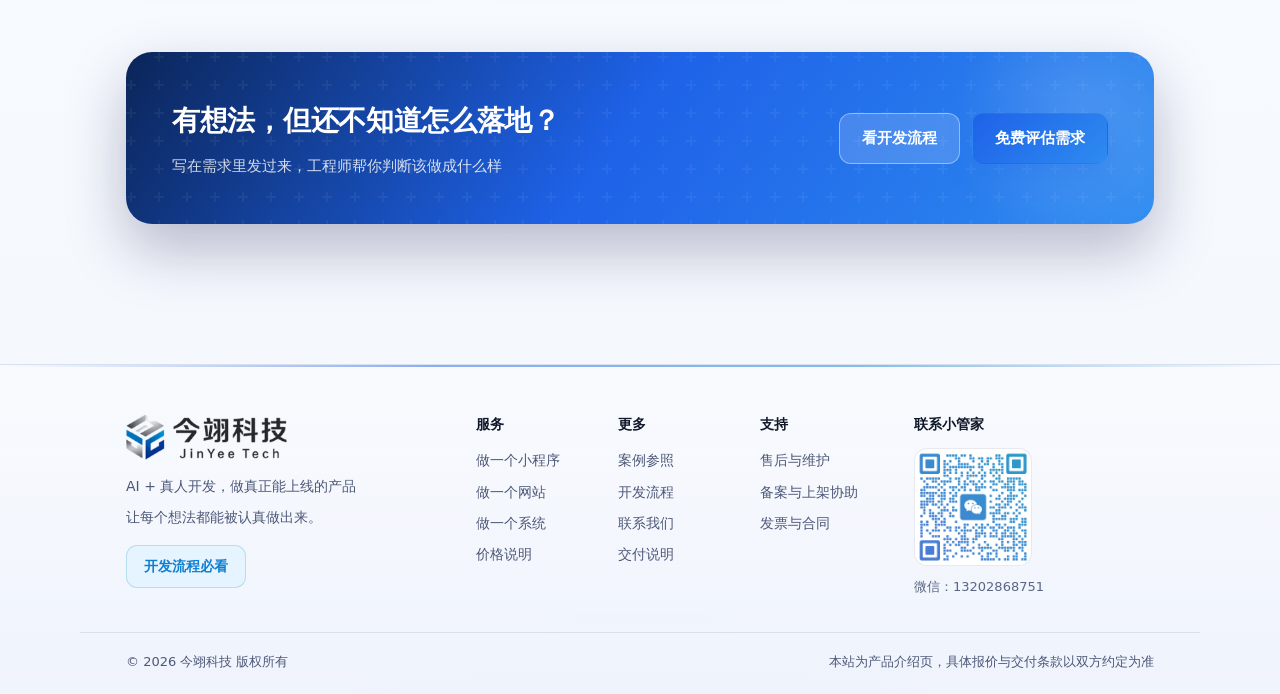
<file: contact.html>
<!DOCTYPE html>
<html lang="zh-CN">
<head>
<meta charset="UTF-8">
<meta name="viewport" content="width=device-width, initial-scale=1.0">
<title>联系我们 · 今翊科技 AI 赋能开发</title>
<meta name="keywords" content="今翊科技,小程序开发咨询,AI开发联系">
<meta name="description" content="联系今翊科技：微信、电话、邮箱，以及合同、发票、保密与维护支持的商务说明。">
<link rel="stylesheet" href="assets/css/style.css">
</head>
<body>

<header class="site-header" id="siteHeader">
  <div class="container header-inner">
    <a class="brand" href="index.html">
      <img class="site-logo" src="assets/img/logo.png" alt="今翊科技 JinYee Tech" width="161" height="46" decoding="async">
    </a>
    <nav class="nav" id="mainNav">
      <a href="index.html">开始开发</a>
      <a href="pricing.html">价格</a>
      <a href="reference.html">案例参照</a>
      <a href="guide.html" class="nav-guide">开发流程</a>
      <a href="contact.html" class="active">联系我们</a>
    </nav>
    <div class="header-actions">
      <a class="btn btn-ghost" href="guide.html">开发流程</a>
      <a class="btn btn-primary" href="index.html#studio">免费报价</a>
      <button class="nav-toggle" id="navToggle" aria-label="菜单"><span></span><span></span><span></span></button>
    </div>
  </div>
</header>

<main>
<section class="page-hero">
  <div class="container">
    <div class="breadcrumb"><a href="index.html">首页</a> / 联系我们</div>
    <h1>联系我们</h1>
    <p>把业务说清楚，工程师会直接给你判断：该做成什么形态、大概多少钱、多久能上线。</p>
  </div>
</section>

<section class="section" style="padding-top:12px">
  <div class="container contact-grid">
    <div class="reveal">
      <div class="card" style="padding:30px 28px">
        <h3 style="margin-bottom:20px">联系方式</h3>
        <div class="contact-list">
          <div class="contact-item">
            <div class="ci-icon">💬</div>
            <div><strong>微信 / 电话</strong><span data-contact-wechat>13202868751</span></div>
          </div>
          <div class="contact-item">
            <div class="ci-icon">📞</div>
            <div><strong>咨询电话</strong><span>13202868751</span></div>
          </div>
          <div class="contact-item">
            <div class="ci-icon">🏢</div>
            <div><strong>公司名称</strong><span>今翊科技</span></div>
          </div>
          <div class="contact-item">
            <div class="ci-icon">🕘</div>
            <div><strong>响应时间</strong><span>工作日 24 小时内回复</span></div>
          </div>
        </div>

        <div class="price-note" style="margin:22px 0 0">
          <ul class="price-note-list">
            <li><strong>加微信请备注：</strong>开发类型 + 行业，方便我们分派对应的工程师</li>
            <li><strong>第一次沟通免费：</strong>需求梳理、可行性判断和大致报价都不收费</li>
          </ul>
        </div>
      </div>
    </div>

    <div class="reveal">
      <div class="qr-card">
        <div class="qr-box"><img src="assets/img/qrcode.png" alt="微信扫码添加好友"></div>
        <h3 style="font-size:17px;margin-bottom:6px">扫码加小管家</h3>
        <p style="font-size:13.5px;color:#5c6784">微信号：<span data-contact-wechat>13202868751</span></p>
        <a class="btn btn-primary btn-block" style="margin-top:18px" href="index.html#studio">先在线估算价格</a>
      </div>
    </div>
  </div>
</section>

<section class="section">
  <div class="container">
    <div class="section-head reveal">
      <h2>合作前的商务说明</h2>
      <p>该说清楚的提前说清楚，避免后面有误会</p>
    </div>
    <div class="card-grid grid-3">
      <div class="card reveal"><div class="card-icon">📝</div><h3>合同与功能清单</h3><p>确认合作会签正式合同，功能清单作为附件逐项列明，验收按清单对照，双方都清楚边界在哪。</p></div>
      <div class="card reveal"><div class="card-icon">🧾</div><h3>发票与付款</h3><p>分定金、尾款两笔支付，可按约定比例支付；开票类型与税率在合同里约定，发票随款开具。</p></div>
      <div class="card reveal"><div class="card-icon">🔒</div><h3>保密与数据</h3><p>你的业务数据与客户资料属于你，我们不在任何场合使用或展示；可签保密协议，交付后不留备份。</p></div>
      <div class="card reveal"><div class="card-icon">🛠️</div><h3>维护与迭代</h3><p>交付后约定维护支持期，期内故障免费修复；后续新增功能按次报价或按月协作，两种方式可选。</p></div>
      <div class="card reveal"><div class="card-icon">📦</div><h3>源码归属</h3><p>尾款结清后源码与数据库归你所有，可自行部署与二次开发，不做技术锁定。</p></div>
      <div class="card reveal"><div class="card-icon">🚫</div><h3>我们不做的事</h3><p>不承接违规类目与灰色业务；不使用盗用素材和抄袭界面；不承诺做不到的功能和工期。</p></div>
    </div>
  </div>
</section>

<section class="section" style="padding-top:0">
  <div class="container">
    <div class="cta-band reveal">
      <div>
        <h2>有想法，但还不知道怎么落地？</h2>
        <p>写在需求里发过来，工程师帮你判断该做成什么样</p>
      </div>
      <div class="cta-band-actions">
        <a class="btn btn-guide-light" href="guide.html">看开发流程</a>
        <a class="btn btn-primary" href="index.html#studio">免费评估需求</a>
      </div>
    </div>
  </div>
</section>
</main>

<footer class="site-footer">
  <div class="container footer-grid">
    <div class="footer-brand">
      <div class="brand">
        <img class="site-logo" src="assets/img/logo.png" alt="今翊科技 JinYee Tech" width="161" height="46" decoding="async">
      </div>
      <p>AI + 真人开发，做真正能上线的产品</p>
      <p class="footer-desc">让每个想法都能被认真做出来。</p>
      <a class="footer-guide-btn" href="guide.html">开发流程必看</a>
    </div>
    <div class="footer-cols">
      <div class="footer-col">
        <h4>服务</h4>
        <a href="index.html#start">做一个小程序</a>
        <a href="index.html#start">做一个网站</a>
        <a href="index.html#start">做一个系统</a>
        <a href="pricing.html">价格说明</a>
      </div>
      <div class="footer-col">
        <h4>更多</h4>
        <a href="reference.html">案例参照</a>
        <a href="guide.html">开发流程</a>
        <a href="contact.html">联系我们</a>
        <a href="index.html#process">交付说明</a>
      </div>
      <div class="footer-col">
        <h4>支持</h4>
        <a href="contact.html">售后与维护</a>
        <a href="contact.html">备案与上架协助</a>
        <a href="contact.html">发票与合同</a>
      </div>
    </div>
    <div class="footer-cs">
      <h4>联系小管家</h4>
      <div class="footer-cs-qr"><img src="assets/img/qrcode.png" alt="微信扫码添加好友"></div>
      <p class="footer-cs-id">微信：<span id="footerWechat">13202868751</span></p>
    </div>
  </div>
  <div class="container footer-bottom">
    <span>© 2026 今翊科技 版权所有</span>
    <span>本站为产品介绍页，具体报价与交付条款以双方约定为准</span>
  </div>
</footer>

<script>window.JY = { contact: { wechat: "13202868751" } };</script>
<script src="assets/js/main.js"></script>
</body>
</html>
</file>
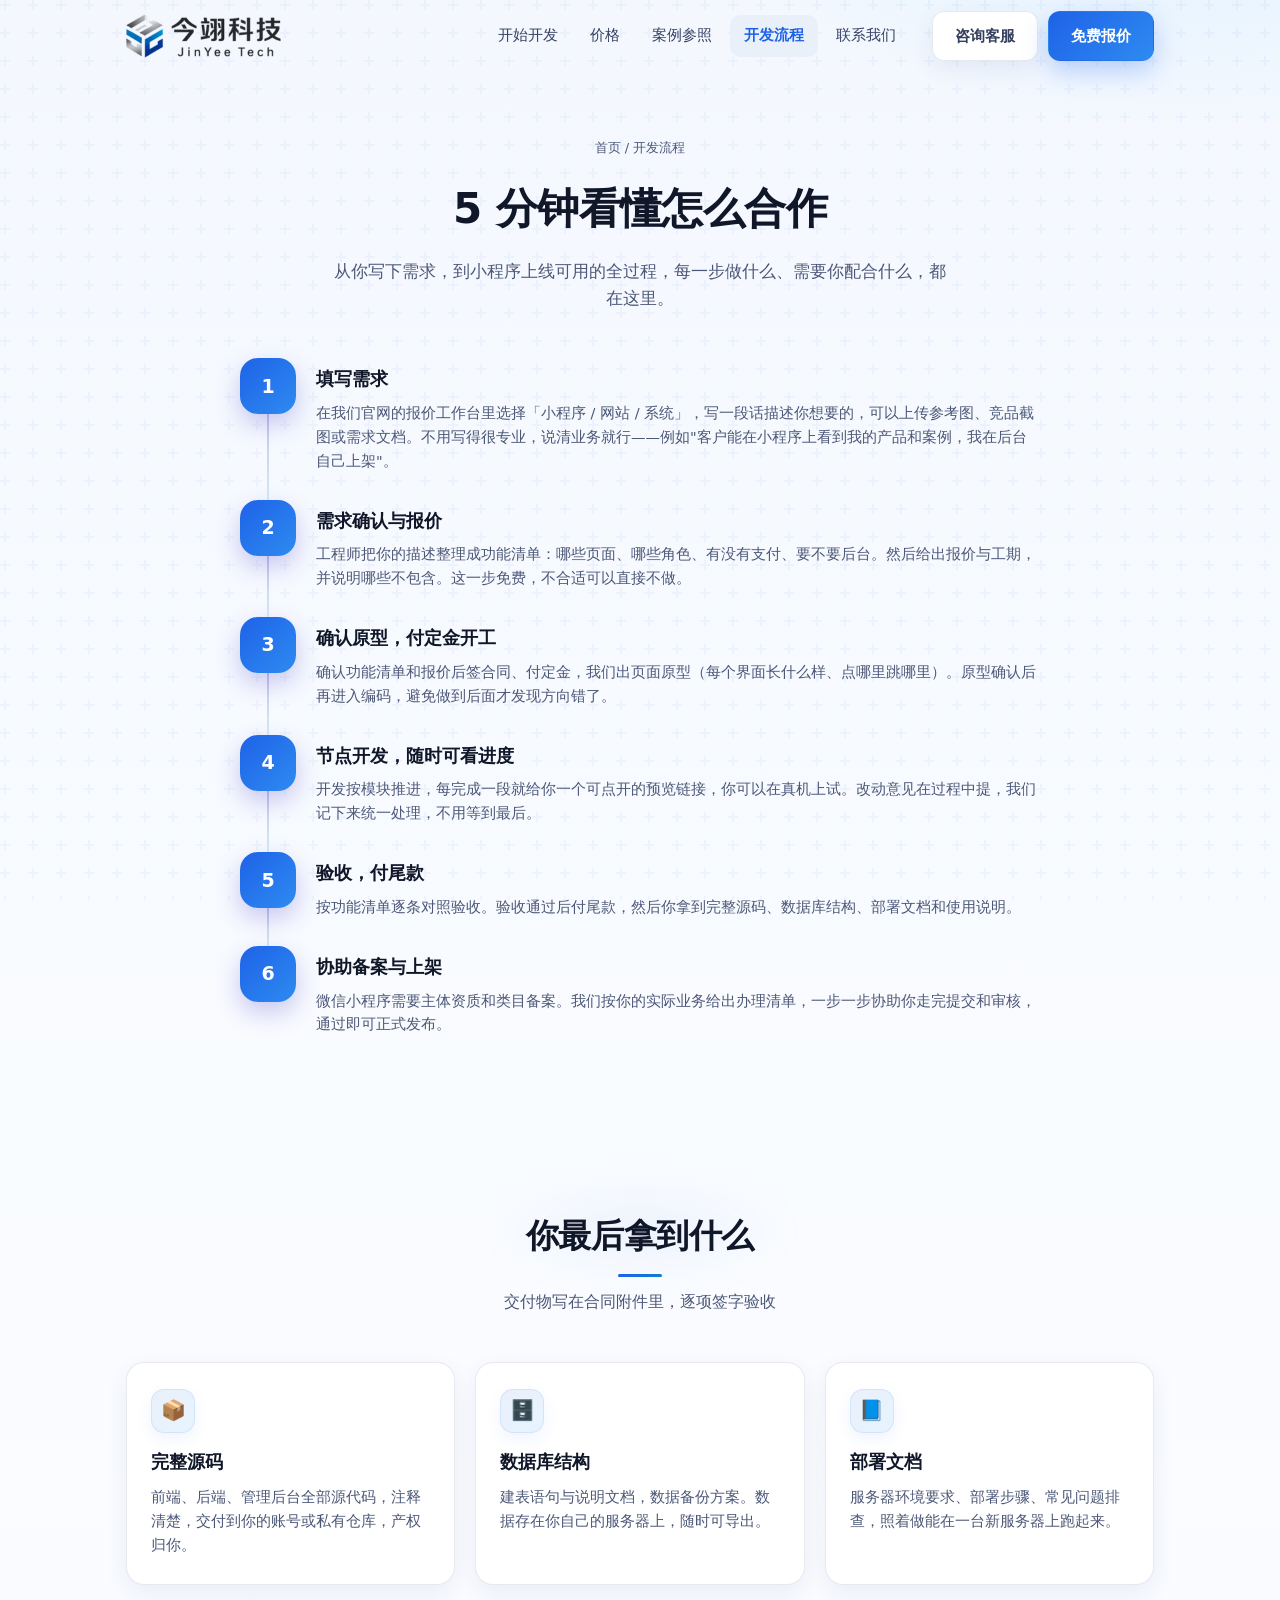
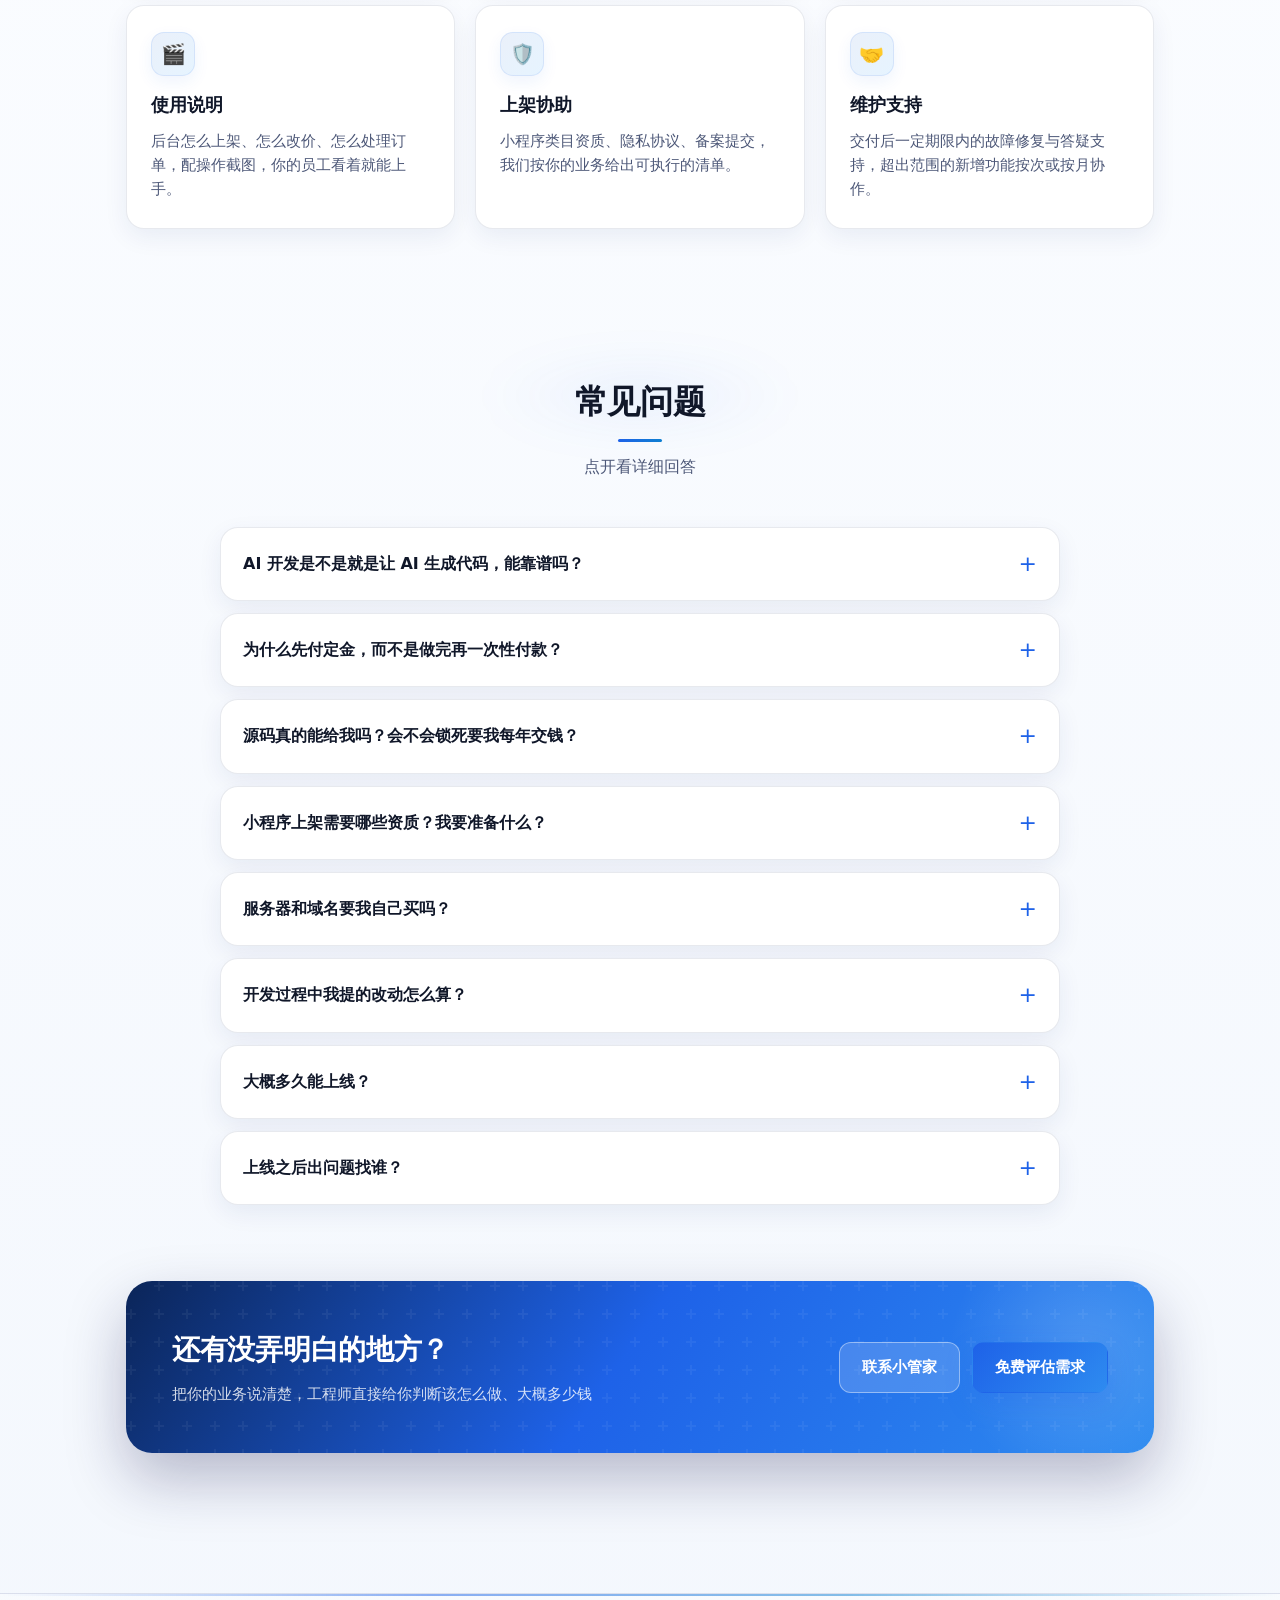
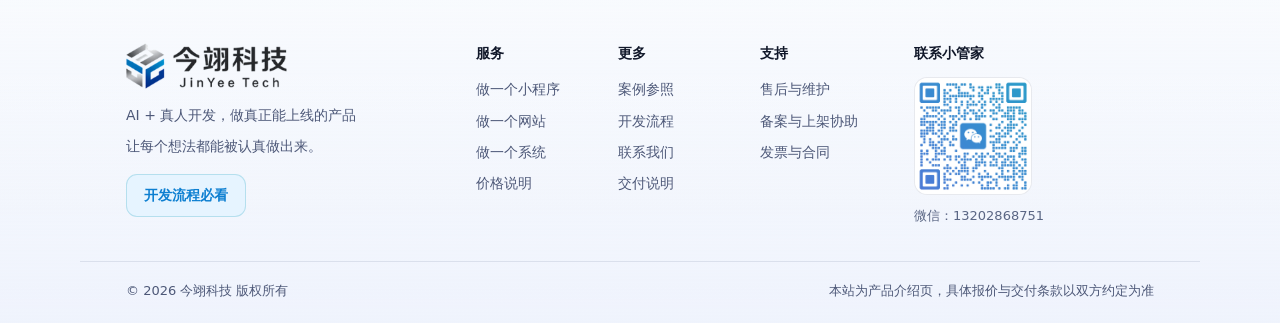
<file: guide.html>
<!DOCTYPE html>
<html lang="zh-CN">
<head>
<meta charset="UTF-8">
<meta name="viewport" content="width=device-width, initial-scale=1.0">
<title>开发流程 · 今翊科技 AI 赋能开发</title>
<meta name="keywords" content="小程序开发流程,AI开发流程,分阶段付款流程,小程序备案">
<meta name="description" content="今翊科技开发流程：从需求确认、报价、定金开发、节点验收，到尾款交付源码与协助上架，五步讲清楚。">
<link rel="stylesheet" href="assets/css/style.css">
</head>
<body>

<header class="site-header" id="siteHeader">
  <div class="container header-inner">
    <a class="brand" href="index.html">
      <img class="site-logo" src="assets/img/logo.png" alt="今翊科技 JinYee Tech" width="161" height="46" decoding="async">
    </a>
    <nav class="nav" id="mainNav">
      <a href="index.html">开始开发</a>
      <a href="pricing.html">价格</a>
      <a href="reference.html">案例参照</a>
      <a href="guide.html" class="nav-guide active">开发流程</a>
      <a href="contact.html">联系我们</a>
    </nav>
    <div class="header-actions">
      <a class="btn btn-ghost" href="contact.html">咨询客服</a>
      <a class="btn btn-primary" href="index.html#studio">免费报价</a>
      <button class="nav-toggle" id="navToggle" aria-label="菜单"><span></span><span></span><span></span></button>
    </div>
  </div>
</header>

<main>
<section class="page-hero">
  <div class="container">
    <div class="breadcrumb"><a href="index.html">首页</a> / 开发流程</div>
    <h1>5 分钟看懂怎么合作</h1>
    <p>从你写下需求，到小程序上线可用的全过程，每一步做什么、需要你配合什么，都在这里。</p>
  </div>
</section>

<section class="section" style="padding-top:12px">
  <div class="container">
    <div class="steps">
      <div class="step reveal">
        <div class="step-num">1</div>
        <div>
          <h3>填写需求</h3>
          <p>在我们官网的报价工作台里选择「小程序 / 网站 / 系统」，写一段话描述你想要的，可以上传参考图、竞品截图或需求文档。不用写得很专业，说清业务就行——例如"客户能在小程序上看到我的产品和案例，我在后台自己上架"。</p>
        </div>
      </div>
      <div class="step reveal">
        <div class="step-num">2</div>
        <div>
          <h3>需求确认与报价</h3>
          <p>工程师把你的描述整理成功能清单：哪些页面、哪些角色、有没有支付、要不要后台。然后给出报价与工期，并说明哪些不包含。这一步免费，不合适可以直接不做。</p>
        </div>
      </div>
      <div class="step reveal">
        <div class="step-num">3</div>
        <div>
          <h3>确认原型，付定金开工</h3>
          <p>确认功能清单和报价后签合同、付定金，我们出页面原型（每个界面长什么样、点哪里跳哪里）。原型确认后再进入编码，避免做到后面才发现方向错了。</p>
        </div>
      </div>
      <div class="step reveal">
        <div class="step-num">4</div>
        <div>
          <h3>节点开发，随时可看进度</h3>
          <p>开发按模块推进，每完成一段就给你一个可点开的预览链接，你可以在真机上试。改动意见在过程中提，我们记下来统一处理，不用等到最后。</p>
        </div>
      </div>
      <div class="step reveal">
        <div class="step-num">5</div>
        <div>
          <h3>验收，付尾款</h3>
          <p>按功能清单逐条对照验收。验收通过后付尾款，然后你拿到完整源码、数据库结构、部署文档和使用说明。</p>
        </div>
      </div>
      <div class="step reveal">
        <div class="step-num">6</div>
        <div>
          <h3>协助备案与上架</h3>
          <p>微信小程序需要主体资质和类目备案。我们按你的实际业务给出办理清单，一步一步协助你走完提交和审核，通过即可正式发布。</p>
        </div>
      </div>
    </div>
  </div>
</section>

<section class="section">
  <div class="container">
    <div class="section-head reveal">
      <h2>你最后拿到什么</h2>
      <p>交付物写在合同附件里，逐项签字验收</p>
    </div>
    <div class="card-grid grid-3">
      <div class="card reveal"><div class="card-icon">📦</div><h3>完整源码</h3><p>前端、后端、管理后台全部源代码，注释清楚，交付到你的账号或私有仓库，产权归你。</p></div>
      <div class="card reveal"><div class="card-icon">🗄️</div><h3>数据库结构</h3><p>建表语句与说明文档，数据备份方案。数据存在你自己的服务器上，随时可导出。</p></div>
      <div class="card reveal"><div class="card-icon">📘</div><h3>部署文档</h3><p>服务器环境要求、部署步骤、常见问题排查，照着做能在一台新服务器上跑起来。</p></div>
      <div class="card reveal"><div class="card-icon">🎬</div><h3>使用说明</h3><p>后台怎么上架、怎么改价、怎么处理订单，配操作截图，你的员工看着就能上手。</p></div>
      <div class="card reveal"><div class="card-icon">🛡️</div><h3>上架协助</h3><p>小程序类目资质、隐私协议、备案提交，我们按你的业务给出可执行的清单。</p></div>
      <div class="card reveal"><div class="card-icon">🤝</div><h3>维护支持</h3><p>交付后一定期限内的故障修复与答疑支持，超出范围的新增功能按次或按月协作。</p></div>
    </div>
  </div>
</section>

<section class="section">
  <div class="container">
    <div class="section-head reveal">
      <h2>常见问题</h2>
      <p>点开看详细回答</p>
    </div>
    <div class="faq-list">
      <div class="faq-item reveal">
        <button class="faq-q" type="button">AI 开发是不是就是让 AI 生成代码，能靠谱吗？</button>
        <div class="faq-a"><div>AI 负责提速，人负责把关。大模型能快速生成页面与业务逻辑的主体代码，但架构设计、数据安全、支付与权限这种关键环节，由工程师定方案并逐项检查。交付前会经过功能测试与真机验收，不是生成完就直接给你。</div></div>
      </div>
      <div class="faq-item reveal">
        <button class="faq-q" type="button">为什么先付定金，而不是做完再一次性付款？</button>
        <div class="faq-a"><div>定金用来锁定排期和投入人力，开发过程中你随时能看到可点开的预览，不是把钱交了就没有消息。尾款在验收通过后才付，风险不会全压在你这边。</div></div>
      </div>
      <div class="faq-item reveal">
        <button class="faq-q" type="button">源码真的能给我吗？会不会锁死要我每年交钱？</button>
        <div class="faq-a"><div>源码完整交付，归你所有。你不依赖我们也能自己找人二次开发或部署。我们提供的是后续的迭代和维护服务，不是靠锁定源码收年费。</div></div>
      </div>
      <div class="faq-item reveal">
        <button class="faq-q" type="button">小程序上架需要哪些资质？我要准备什么？</button>
        <div class="faq-a"><div>取决于业务类型：一般需要营业执照作为主体，再按类目提供对应的资质（例如餐饮需食品经营许可、零售需相关经营范围）。个人主体能做的类目有限。确定合作后我们会按你的实际业务给出一份办理清单，照着准备即可。</div></div>
      </div>
      <div class="faq-item reveal">
        <button class="faq-q" type="button">服务器和域名要我自己买吗？</button>
        <div class="faq-a"><div>建议用你自己的账号购买，这样数据和资产都在你名下，后续也不受制于人。我们会在需求确认后给出具体的配置建议和大致费用，并负责部署调通。如果你的业务不涉及交易和用户隐私数据，也可以先用我们的服务器做展示。</div></div>
      </div>
      <div class="faq-item reveal">
        <button class="faq-q" type="button">开发过程中我提的改动怎么算？</button>
        <div class="faq-a"><div>功能清单内的正常调整不额外收费，我们在过程中统一记录处理。如果中途要新增清单外的模块（比如原计划没有支付，后来想加），会先单独报价，你同意后再做。</div></div>
      </div>
      <div class="faq-item reveal">
        <button class="faq-q" type="button">大概多久能上线？</button>
        <div class="faq-a"><div>展示类小程序通常 15 – 30 个工作日，带交易和后台的系统类项目 25 – 45 个工作日，具体看功能数量。原型确认后我们会给一份排期表，标注每个模块的完成时间。需要注意小程序备案审核本身有等待时间，这部分不在开发工期内。</div></div>
      </div>
      <div class="faq-item reveal">
        <button class="faq-q" type="button">上线之后出问题找谁？</button>
        <div class="faq-a"><div>交付时约定了维护支持期，期内出现故障我们负责修复和答疑。出了维护期也可以继续按次或按年协作，不是交付完就失联。具体的支持范围会写进合同。</div></div>
      </div>
    </div>
  </div>
</section>

<section class="section" style="padding-top:0">
  <div class="container">
    <div class="cta-band reveal">
      <div>
        <h2>还有没弄明白的地方？</h2>
        <p>把你的业务说清楚，工程师直接给你判断该怎么做、大概多少钱</p>
      </div>
      <div class="cta-band-actions">
        <a class="btn btn-guide-light" href="contact.html">联系小管家</a>
        <a class="btn btn-primary" href="index.html#studio">免费评估需求</a>
      </div>
    </div>
  </div>
</section>
</main>

<footer class="site-footer">
  <div class="container footer-grid">
    <div class="footer-brand">
      <div class="brand">
        <img class="site-logo" src="assets/img/logo.png" alt="今翊科技 JinYee Tech" width="161" height="46" decoding="async">
      </div>
      <p>AI + 真人开发，做真正能上线的产品</p>
      <p class="footer-desc">让每个想法都能被认真做出来。</p>
      <a class="footer-guide-btn" href="guide.html">开发流程必看</a>
    </div>
    <div class="footer-cols">
      <div class="footer-col">
        <h4>服务</h4>
        <a href="index.html#start">做一个小程序</a>
        <a href="index.html#start">做一个网站</a>
        <a href="index.html#start">做一个系统</a>
        <a href="pricing.html">价格说明</a>
      </div>
      <div class="footer-col">
        <h4>更多</h4>
        <a href="reference.html">案例参照</a>
        <a href="guide.html">开发流程</a>
        <a href="contact.html">联系我们</a>
        <a href="index.html#process">交付说明</a>
      </div>
      <div class="footer-col">
        <h4>支持</h4>
        <a href="contact.html">售后与维护</a>
        <a href="contact.html">备案与上架协助</a>
        <a href="contact.html">发票与合同</a>
      </div>
    </div>
    <div class="footer-cs">
      <h4>联系小管家</h4>
      <div class="footer-cs-qr"><img src="assets/img/qrcode.png" alt="微信扫码添加好友"></div>
      <p class="footer-cs-id">微信：<span id="footerWechat">13202868751</span></p>
    </div>
  </div>
  <div class="container footer-bottom">
    <span>© 2026 今翊科技 版权所有</span>
    <span>本站为产品介绍页，具体报价与交付条款以双方约定为准</span>
  </div>
</footer>

<script>window.JY = { contact: { wechat: "13202868751" } };</script>
<script src="assets/js/main.js"></script>
</body>
</html>
</file>
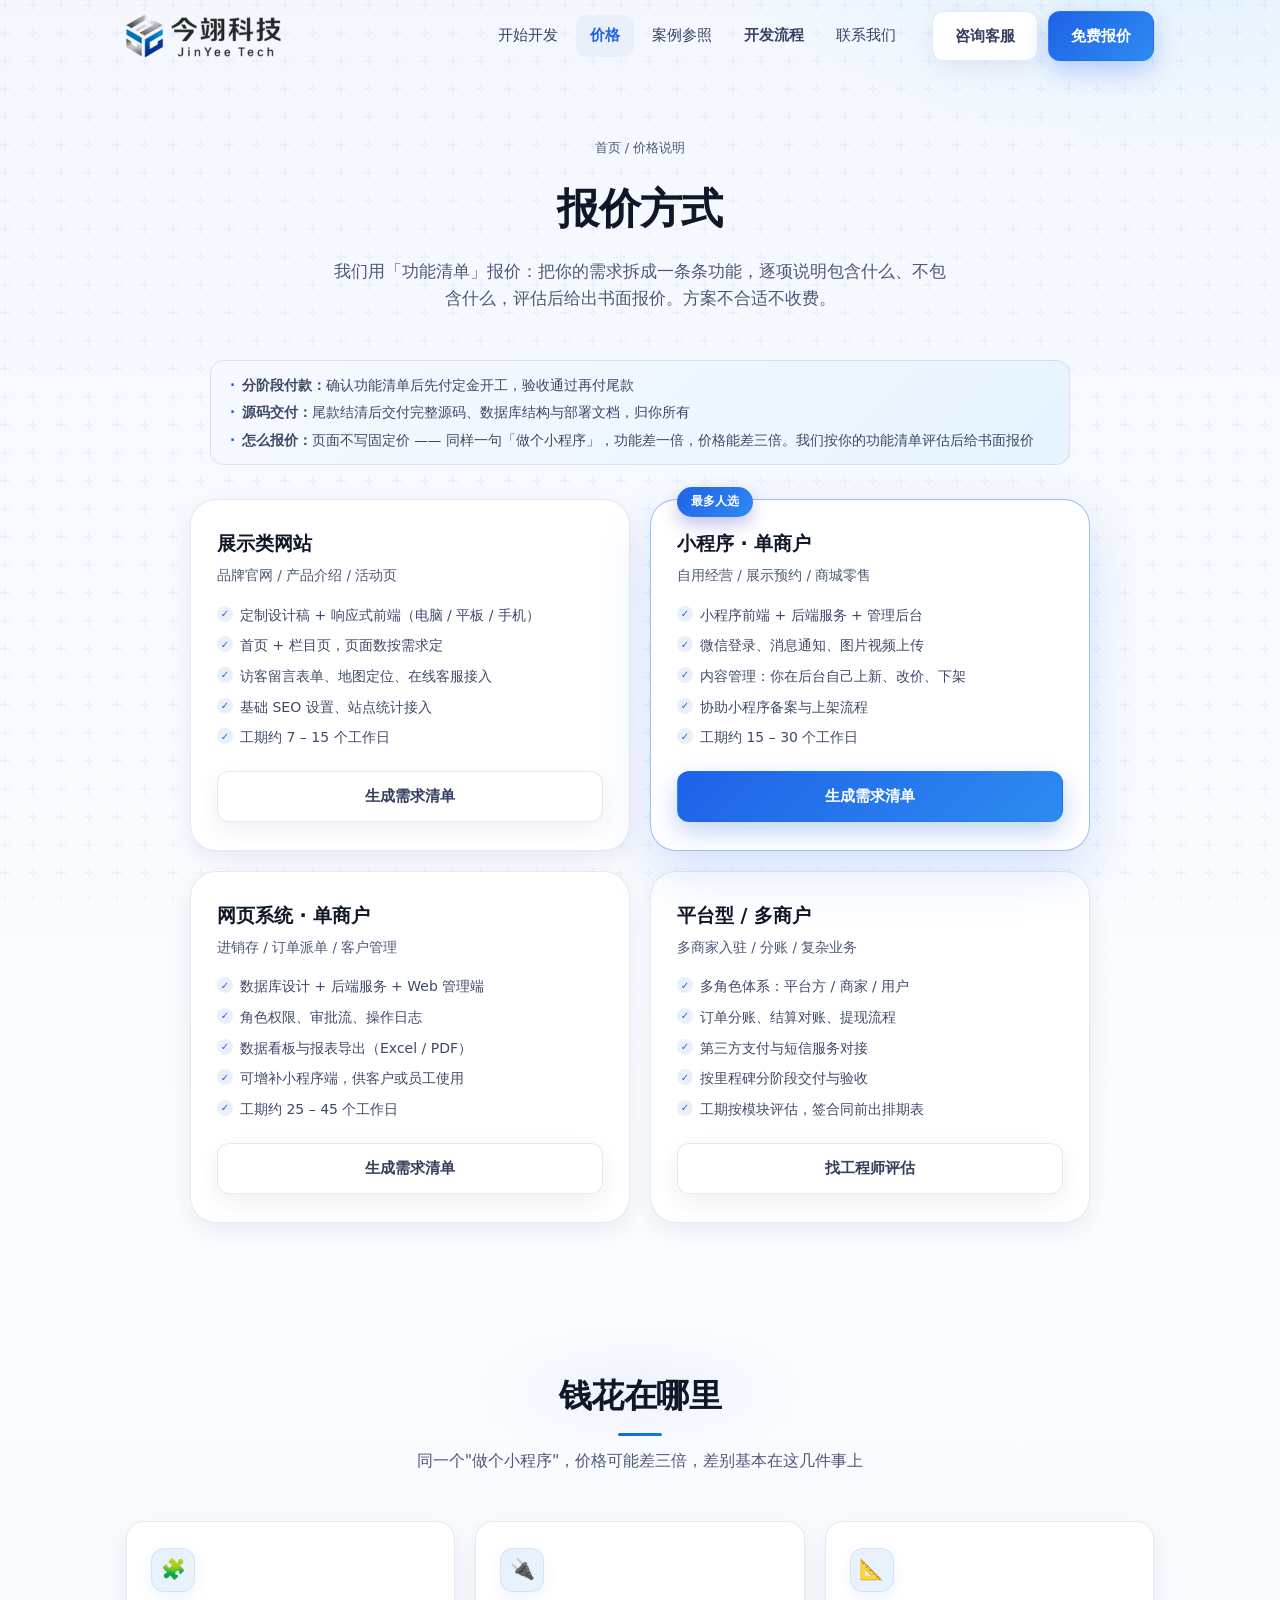
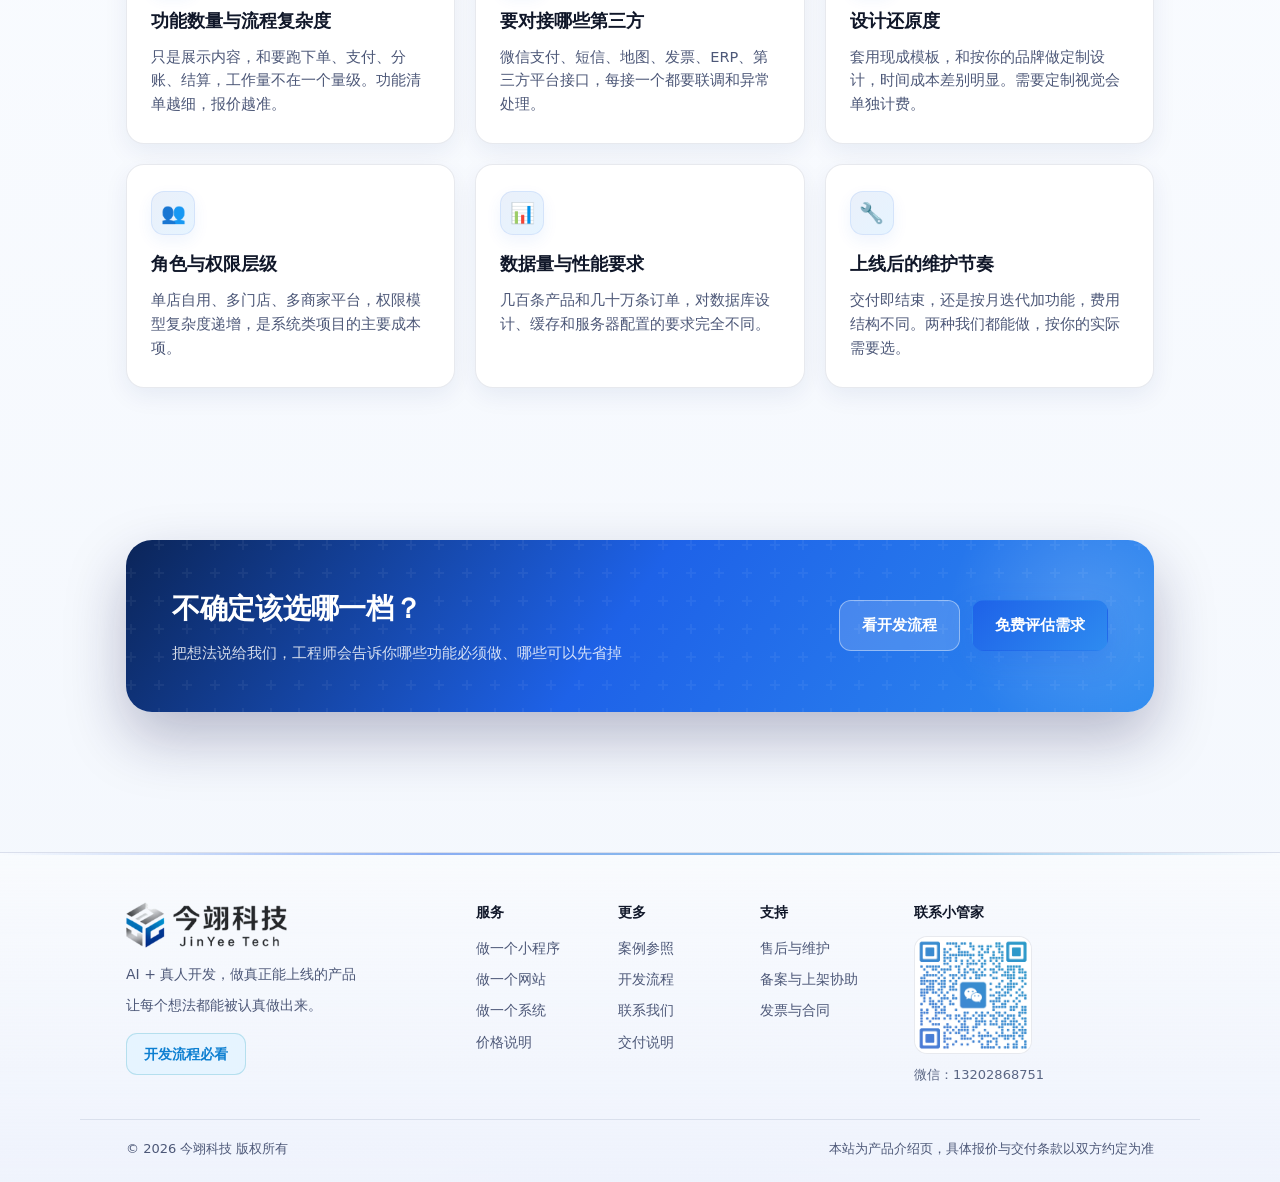
<file: pricing.html>
<!DOCTYPE html>
<html lang="zh-CN">
<head>
<meta charset="UTF-8">
<meta name="viewport" content="width=device-width, initial-scale=1.0">
<title>报价方式 · 今翊科技 AI 赋能开发</title>
<meta name="keywords" content="小程序开发报价,AI开发报价,小程序定制怎么算,功能清单报价,分阶段付款">
<meta name="description" content="今翊科技的报价方式：按功能清单逐项评估后给出书面报价，分阶段付款，验收付尾款，源码交付。">
<link rel="stylesheet" href="assets/css/style.css">
</head>
<body>

<header class="site-header" id="siteHeader">
  <div class="container header-inner">
    <a class="brand" href="index.html">
      <img class="site-logo" src="assets/img/logo.png" alt="今翊科技 JinYee Tech" width="161" height="46" decoding="async">
    </a>
    <nav class="nav" id="mainNav">
      <a href="index.html">开始开发</a>
      <a href="pricing.html" class="active">价格</a>
      <a href="reference.html">案例参照</a>
      <a href="guide.html" class="nav-guide">开发流程</a>
      <a href="contact.html">联系我们</a>
    </nav>
    <div class="header-actions">
      <a class="btn btn-ghost" href="contact.html">咨询客服</a>
      <a class="btn btn-primary" href="index.html#studio">免费报价</a>
      <button class="nav-toggle" id="navToggle" aria-label="菜单"><span></span><span></span><span></span></button>
    </div>
  </div>
</header>

<main>
<section class="page-hero">
  <div class="container">
    <div class="breadcrumb"><a href="index.html">首页</a> / 价格说明</div>
    <h1>报价方式</h1>
    <p>我们用「功能清单」报价：把你的需求拆成一条条功能，逐项说明包含什么、不包含什么，评估后给出书面报价。方案不合适不收费。</p>
  </div>
</section>

<section class="section" style="padding-top:14px">
  <div class="container">
    <div class="price-note reveal" style="max-width:860px;margin:0 auto 34px">
      <ul class="price-note-list">
        <li><strong>分阶段付款：</strong>确认功能清单后先付定金开工，验收通过再付尾款</li>
        <li><strong>源码交付：</strong>尾款结清后交付完整源码、数据库结构与部署文档，归你所有</li>
        <li><strong>怎么报价：</strong>页面不写固定价 —— 同样一句「做个小程序」，功能差一倍，价格能差三倍。我们按你的功能清单评估后给书面报价</li>
      </ul>
    </div>

    <div class="card-grid grid-2" style="max-width:900px;margin:0 auto">

      <div class="plan reveal">
        <h3>展示类网站</h3>
        <p class="plan-sub">品牌官网 / 产品介绍 / 活动页</p>
        <ul>
          <li>定制设计稿 + 响应式前端（电脑 / 平板 / 手机）</li>
          <li>首页 + 栏目页，页面数按需求定</li>
          <li>访客留言表单、地图定位、在线客服接入</li>
          <li>基础 SEO 设置、站点统计接入</li>
          <li>工期约 7 – 15 个工作日</li>
        </ul>
        <a class="btn btn-ghost btn-block" href="index.html#start">生成需求清单</a>
      </div>

      <div class="plan featured reveal">
        <span class="plan-tag">最多人选</span>
        <h3>小程序 · 单商户</h3>
        <p class="plan-sub">自用经营 / 展示预约 / 商城零售</p>
        <ul>
          <li>小程序前端 + 后端服务 + 管理后台</li>
          <li>微信登录、消息通知、图片视频上传</li>
          <li>内容管理：你在后台自己上新、改价、下架</li>
          <li>协助小程序备案与上架流程</li>
          <li>工期约 15 – 30 个工作日</li>
        </ul>
        <a class="btn btn-primary btn-block" href="index.html#start">生成需求清单</a>
      </div>

      <div class="plan reveal">
        <h3>网页系统 · 单商户</h3>
        <p class="plan-sub">进销存 / 订单派单 / 客户管理</p>
        <ul>
          <li>数据库设计 + 后端服务 + Web 管理端</li>
          <li>角色权限、审批流、操作日志</li>
          <li>数据看板与报表导出（Excel / PDF）</li>
          <li>可增补小程序端，供客户或员工使用</li>
          <li>工期约 25 – 45 个工作日</li>
        </ul>
        <a class="btn btn-ghost btn-block" href="index.html#start">生成需求清单</a>
      </div>

      <div class="plan reveal">
        <h3>平台型 / 多商户</h3>
        <p class="plan-sub">多商家入驻 / 分账 / 复杂业务</p>
        <ul>
          <li>多角色体系：平台方 / 商家 / 用户</li>
          <li>订单分账、结算对账、提现流程</li>
          <li>第三方支付与短信服务对接</li>
          <li>按里程碑分阶段交付与验收</li>
          <li>工期按模块评估，签合同前出排期表</li>
        </ul>
        <a class="btn btn-ghost btn-block" href="contact.html">找工程师评估</a>
      </div>

    </div>
  </div>
</section>

<section class="section">
  <div class="container">
    <div class="section-head reveal">
      <h2>钱花在哪里</h2>
      <p>同一个"做个小程序"，价格可能差三倍，差别基本在这几件事上</p>
    </div>
    <div class="card-grid grid-3">
      <div class="card reveal"><div class="card-icon">🧩</div><h3>功能数量与流程复杂度</h3><p>只是展示内容，和要跑下单、支付、分账、结算，工作量不在一个量级。功能清单越细，报价越准。</p></div>
      <div class="card reveal"><div class="card-icon">🔌</div><h3>要对接哪些第三方</h3><p>微信支付、短信、地图、发票、ERP、第三方平台接口，每接一个都要联调和异常处理。</p></div>
      <div class="card reveal"><div class="card-icon">📐</div><h3>设计还原度</h3><p>套用现成模板，和按你的品牌做定制设计，时间成本差别明显。需要定制视觉会单独计费。</p></div>
      <div class="card reveal"><div class="card-icon">👥</div><h3>角色与权限层级</h3><p>单店自用、多门店、多商家平台，权限模型复杂度递增，是系统类项目的主要成本项。</p></div>
      <div class="card reveal"><div class="card-icon">📊</div><h3>数据量与性能要求</h3><p>几百条产品和几十万条订单，对数据库设计、缓存和服务器配置的要求完全不同。</p></div>
      <div class="card reveal"><div class="card-icon">🔧</div><h3>上线后的维护节奏</h3><p>交付即结束，还是按月迭代加功能，费用结构不同。两种我们都能做，按你的实际需要选。</p></div>
    </div>
  </div>
</section>

<section class="section">
  <div class="container">
    <div class="cta-band reveal">
      <div>
        <h2>不确定该选哪一档？</h2>
        <p>把想法说给我们，工程师会告诉你哪些功能必须做、哪些可以先省掉</p>
      </div>
      <div class="cta-band-actions">
        <a class="btn btn-guide-light" href="guide.html">看开发流程</a>
        <a class="btn btn-primary" href="index.html#studio">免费评估需求</a>
      </div>
    </div>
  </div>
</section>
</main>

<footer class="site-footer">
  <div class="container footer-grid">
    <div class="footer-brand">
      <div class="brand">
        <img class="site-logo" src="assets/img/logo.png" alt="今翊科技 JinYee Tech" width="161" height="46" decoding="async">
      </div>
      <p>AI + 真人开发，做真正能上线的产品</p>
      <p class="footer-desc">让每个想法都能被认真做出来。</p>
      <a class="footer-guide-btn" href="guide.html">开发流程必看</a>
    </div>
    <div class="footer-cols">
      <div class="footer-col">
        <h4>服务</h4>
        <a href="index.html#start">做一个小程序</a>
        <a href="index.html#start">做一个网站</a>
        <a href="index.html#start">做一个系统</a>
        <a href="pricing.html">价格说明</a>
      </div>
      <div class="footer-col">
        <h4>更多</h4>
        <a href="reference.html">案例参照</a>
        <a href="guide.html">开发流程</a>
        <a href="contact.html">联系我们</a>
        <a href="index.html#process">交付说明</a>
      </div>
      <div class="footer-col">
        <h4>支持</h4>
        <a href="contact.html">售后与维护</a>
        <a href="contact.html">备案与上架协助</a>
        <a href="contact.html">发票与合同</a>
      </div>
    </div>
    <div class="footer-cs">
      <h4>联系小管家</h4>
      <div class="footer-cs-qr"><img src="assets/img/qrcode.png" alt="微信扫码添加好友"></div>
      <p class="footer-cs-id">微信：<span id="footerWechat">13202868751</span></p>
    </div>
  </div>
  <div class="container footer-bottom">
    <span>© 2026 今翊科技 版权所有</span>
    <span>本站为产品介绍页，具体报价与交付条款以双方约定为准</span>
  </div>
</footer>

<script>window.JY = { contact: { wechat: "13202868751" } };</script>
<script src="assets/js/main.js"></script>
</body>
</html>
</file>
<file: assets/css/style.css>
/* 今翊科技 · AI 赋能开发小程序 —— 官网样式
   设计语言：明亮大气 / 玻璃吸顶导航 / 渐变光斑 / 大圆角卡片 / 滚动入场 */

:root {
  --ink: #101729;
  --muted: #4d5878;
  --line: rgba(28, 42, 90, .10);
  --bg: #f6f8fd;
  --surface: #ffffff;
  --brand: #1e62e8;
  --brand-deep: #0e2a5c;
  --brand-soft: #eaf0fa;
  --violet: #2e8bf0;
  --accent: #0d7fd1;
  --accent-soft: #e6f4ff;
  --gold: #c47f16;
  --gold-soft: #fff6e6;
  --danger: #d64545;
  --ok: #12a06a;
  --radius: 18px;
  --radius-lg: 26px;
  --shadow: 0 18px 50px rgba(16, 44, 110, .09);
  --shadow-sm: 0 8px 24px rgba(16, 44, 110, .07);
  --font: "PingFang SC", "Microsoft YaHei", "Noto Sans SC", system-ui, -apple-system, "Segoe UI", sans-serif;
  --header-h: 72px;
}

* { box-sizing: border-box; margin: 0; padding: 0; }
/* hidden 属性优先于任何类选择器的 display */
[hidden] { display: none !important; }
html { scroll-behavior: smooth; -webkit-text-size-adjust: 100%; }
body {
  font-family: var(--font);
  color: var(--ink);
  background:
    radial-gradient(1200px 620px at 8% -12%, rgba(30, 99, 232, .13), transparent 55%),
    radial-gradient(940px 520px at 92% -4%, rgba(56, 182, 255, .12), transparent 52%),
    radial-gradient(700px 460px at 50% 108%, rgba(30, 99, 232, .06), transparent 60%),
    linear-gradient(180deg, #f4f8fe 0%, #fafcff 42%, #f3f7fd 100%);
  min-height: 100vh;
  line-height: 1.65;
  font-size: 15.5px;
}
a { color: inherit; text-decoration: none; }
img { max-width: 100%; display: block; }
button, input, select, textarea { font: inherit; color: inherit; }
ul { list-style: none; }

.container {
  width: min(1120px, 100%);
  margin: 0 auto;
  padding-left: clamp(20px, 5vw, 46px);
  padding-right: clamp(20px, 5vw, 46px);
}

#start, #studio, #process, #cases, #contact { scroll-margin-top: calc(var(--header-h) + 18px); }

/* ================= Header ================= */
.site-header {
  position: sticky; top: 0; z-index: 100;
  background: transparent;          /* 顶部时完全透明，与页面背景无缝，不再出现色带 */
  backdrop-filter: blur(0px);
  -webkit-backdrop-filter: blur(0px);
  border-bottom: 1px solid transparent;
  transition: background .3s, border-color .3s, box-shadow .3s, backdrop-filter .3s;
}
.site-header.scrolled {
  border-bottom-color: var(--line);        /* ← 补上之前丢失的分号 */
  background: rgba(247, 250, 255, .92);
  backdrop-filter: blur(16px);
  -webkit-backdrop-filter: blur(16px);
  box-shadow: 0 6px 24px rgba(16, 44, 110, .05);
}
.header-inner {
  display: flex; align-items: center; gap: 22px;
  min-height: var(--header-h);
}
.brand { display: flex; align-items: center; gap: 11px; flex-shrink: 0; }
.brand-mark {
  width: 40px; height: 40px; border-radius: 12px;
  display: grid; place-items: center;
  background: #1e62e8;
  color: #fff; font-weight: 800; font-size: 17px;
  box-shadow: 0 8px 20px rgba(30, 98, 232, .28);
  letter-spacing: -.5px;
}
.brand-text { display: flex; flex-direction: column; line-height: 1.15; }
.brand-text strong { font-size: 17px; font-weight: 800; letter-spacing: .2px; }
.brand-text em { font-style: normal; font-size: 11px; color: var(--muted); letter-spacing: .3px; }

.nav { display: flex; align-items: center; gap: 4px; margin-left: auto; }
.nav a {
  padding: 9px 14px; border-radius: 10px; font-size: 14.5px;
  color: #364263; transition: background .2s, color .2s; white-space: nowrap;
}
.nav a:hover { background: var(--brand-soft); color: var(--brand); }
.nav a.active { color: var(--brand); font-weight: 700; background: var(--brand-soft); }
.nav-guide { font-weight: 600; }   /* 不再单独高亮，避免和 active 打架 */

.header-actions { display: flex; align-items: center; gap: 10px; flex-shrink: 0; }
.nav-toggle {
  display: none; width: 42px; height: 42px; border: 1px solid var(--line);
  background: var(--surface); border-radius: 12px; cursor: pointer;
  padding: 11px 10px; flex-direction: column; justify-content: space-between;
}
.nav-toggle span { display: block; height: 2px; background: var(--ink); border-radius: 2px; }

/* ================= Buttons ================= */
.btn {
  display: inline-flex; align-items: center; justify-content: center; gap: 8px;
  padding: 12px 22px; border-radius: 12px; border: 1px solid transparent;
  font-size: 15px; font-weight: 600; cursor: pointer; white-space: nowrap;
  transition: transform .18s, box-shadow .2s, background .2s, color .2s, border-color .2s;
}
.btn-primary {
  background: linear-gradient(135deg, var(--brand), var(--violet));
  color: #fff; box-shadow: 0 10px 26px rgba(30, 99, 232, .28);
}
.btn-primary:hover { transform: translateY(-2px); box-shadow: 0 14px 32px rgba(30, 99, 232, .34); }
.btn-accent { background: linear-gradient(135deg, #0d7fd1, #38b6ff); color: #fff; box-shadow: 0 10px 26px rgba(8, 145, 178, .26); }
.btn-accent:hover { transform: translateY(-2px); }
.btn-ghost { background: var(--surface); border-color: var(--line); color: #35405f; box-shadow: var(--shadow-sm); }
.btn-ghost:hover { border-color: rgba(30, 99, 232, .35); color: var(--brand); }
.btn-guide { background: #fff; border-color: rgba(8, 145, 178, .35); color: var(--accent); }
.btn-guide:hover { background: var(--accent-soft); }
.btn-guide-light { background: rgba(255,255,255,.16); border-color: rgba(255,255,255,.42); color: #fff; }
.btn-guide-light:hover { background: rgba(255,255,255,.26); }
.btn-block { width: 100%; }
.btn-lg { padding: 15px 30px; font-size: 16px; }

/* ================= Hero ================= */
.hero { padding: clamp(52px, 7vw, 84px) 0 clamp(40px, 5vw, 64px); }
.hero-grid {
  display: grid; grid-template-columns: minmax(0, 1fr) minmax(0, 1.02fr);
  gap: clamp(32px, 4.5vw, 60px); align-items: start;
}
.eyebrow {
  display: inline-flex; align-items: center; gap: 8px;
  padding: 7px 15px; border-radius: 999px;
  background: linear-gradient(135deg, var(--brand-soft), var(--accent-soft));
  border: 1px solid rgba(30, 99, 232, .16);
  color: var(--brand-deep); font-size: 13.5px; font-weight: 700; letter-spacing: .2px;
  margin-bottom: 20px;
}
.eyebrow::before {
  content: ""; width: 7px; height: 7px; border-radius: 50%;
  background: var(--brand); box-shadow: 0 0 0 4px rgba(30, 99, 232, .16);
}
.hero-brand { display: flex; flex-direction: column; gap: 2px; font-size: clamp(30px, 4.1vw, 46px); line-height: 1.22; font-weight: 900; letter-spacing: -.6px; }
.hero-brand span:nth-child(1) {
  background: linear-gradient(120deg, var(--brand), var(--violet) 55%, var(--accent));
  -webkit-background-clip: text; background-clip: text; color: transparent;
}
.hero-brand small { font-size: clamp(17px, 2vw, 21px); font-weight: 600; color: var(--muted); letter-spacing: 0; margin-top: 6px; }
.hero-desc { margin-top: 20px; font-size: 16.5px; color: #4a5573; max-width: 30em; }
.hero-ctas { margin-top: 30px; display: flex; flex-wrap: wrap; gap: 12px; }

.hero-trust { margin-top: 34px; display: flex; flex-wrap: wrap; gap: 10px 22px; }
.hero-trust li { display: flex; align-items: center; gap: 8px; font-size: 14px; color: #47527a; font-weight: 500; position: relative; }
.hero-trust li::before {
  content: "✓"; width: 19px; height: 19px; border-radius: 50%;
  display: grid; place-items: center; flex-shrink: 0;
  background: var(--accent-soft); color: var(--accent); font-size: 11px; font-weight: 800;
}

/* ================= Studio 报价工作台 ================= */
.studio {
  background: var(--surface); border: 1px solid var(--line);
  border-radius: var(--radius-lg); box-shadow: 0 24px 60px rgba(16, 44, 110, .11);
  padding: 20px; position: relative; overflow: hidden;
}
.studio::before {
  content: ""; position: absolute; inset: 0 0 auto 0; height: 4px;
  background: linear-gradient(90deg, var(--brand), var(--violet), var(--accent));
}
.studio-tabs { display: grid; grid-template-columns: repeat(3, 1fr); gap: 8px; margin-bottom: 18px; }
.studio-tab {
  text-align: left; padding: 11px 12px; border-radius: 13px;
  border: 1px solid var(--line); background: #fbfcff; cursor: pointer;
  display: flex; flex-direction: column; gap: 2px; transition: all .2s;
}
.studio-tab strong { font-size: 14.5px; font-weight: 700; }
.studio-tab span { font-size: 11px; color: var(--muted); line-height: 1.4; }
.studio-tab:hover { border-color: rgba(30, 99, 232, .3); }
.studio-tab.active {
  border-color: transparent; color: #fff;
  background: linear-gradient(135deg, var(--brand), var(--violet));
  box-shadow: 0 8px 20px rgba(30, 99, 232, .25);
}
.studio-tab.active span { color: rgba(255, 255, 255, .82); }

.field { margin-bottom: 15px; }
.field > label { display: block; font-size: 13.5px; font-weight: 700; margin-bottom: 8px; color: #2d3757; }
.field > label .opt { font-weight: 400; color: var(--muted); font-size: 12.5px; }

.chip-row { display: flex; flex-wrap: wrap; gap: 8px; }
.chip {
  padding: 8px 15px; border-radius: 999px; border: 1px solid var(--line);
  background: #fbfcff; cursor: pointer; font-size: 14px; color: #3c4768;
  transition: all .18s;
}
.chip:hover { border-color: rgba(30, 99, 232, .35); color: var(--brand); }
.chip.active {
  background: var(--brand-soft); border-color: rgba(30, 99, 232, .5);
  color: var(--brand-deep); font-weight: 700;
}

textarea, input[type="text"], input[type="tel"] {
  width: 100%; padding: 12px 14px; border-radius: 13px;
  border: 1px solid var(--line); background: #fbfcff; outline: none;
  transition: border-color .2s, box-shadow .2s, background .2s; resize: vertical;
}
textarea { min-height: 96px; line-height: 1.6; }
textarea:focus, input:focus {
  border-color: rgba(30, 99, 232, .5); background: #fff;
  box-shadow: 0 0 0 4px rgba(30, 99, 232, .1);
}
textarea::placeholder, input::placeholder { color: #9aa4bd; }

/* 上传区 */
.img-upload { border: 1.5px dashed rgba(30, 99, 232, .26); border-radius: 14px; padding: 12px; background: #fcfdff; }
.img-upload-previews { display: flex; flex-wrap: wrap; gap: 8px; }
.img-upload-previews:not(:empty) { margin-bottom: 10px; }
.img-thumb { position: relative; width: 62px; height: 62px; border-radius: 10px; overflow: hidden; border: 1px solid var(--line); }
.img-thumb img { width: 100%; height: 100%; object-fit: cover; }
.img-thumb button {
  position: absolute; top: 2px; right: 2px; width: 18px; height: 18px;
  border-radius: 50%; border: 0; background: rgba(16, 23, 41, .72); color: #fff;
  font-size: 12px; line-height: 1; cursor: pointer; display: grid; place-items: center;
}
.img-upload-btn, .doc-upload-btn {
  display: inline-flex; align-items: center; gap: 6px; cursor: pointer;
  padding: 8px 15px; border-radius: 10px; background: var(--brand-soft);
  color: var(--brand); font-size: 13.5px; font-weight: 700; border: 1px solid rgba(67,56,202,.18);
}
.img-upload-btn:hover, .doc-upload-btn:hover { background: #dde9fb; }
.img-upload-tip { font-size: 12px; color: var(--muted); margin-top: 8px; }
.doc-upload { display: flex; align-items: center; gap: 10px; flex-wrap: wrap; }
.doc-upload-clear {
  padding: 7px 13px; border-radius: 10px; border: 1px solid var(--line);
  background: #fff; cursor: pointer; font-size: 13px; color: var(--danger);
}

.price-note {
  background: linear-gradient(135deg, #f7f9ff, var(--accent-soft));
  border: 1px solid var(--line); border-radius: 14px; padding: 13px 15px; margin-bottom: 16px;
}
.price-note-list li { font-size: 13.5px; color: #3d4867; padding-left: 16px; position: relative; }
.price-note-list li + li { margin-top: 5px; }
.price-note-list li::before { content: "·"; position: absolute; left: 4px; font-weight: 900; color: var(--brand); }
.price-note-list em { font-style: normal; color: var(--brand); font-weight: 700; }
.price-note-list a { color: var(--brand); font-weight: 700; text-decoration: underline; }

/* 报价结果 */
.quote-box {
  margin-top: 14px; border-radius: 15px; padding: 16px 17px;
  background: linear-gradient(135deg, #0b1730, #123a8c); color: #fff;
}
.quote-box h4 { font-size: 14px; font-weight: 700; opacity: .8; margin-bottom: 10px; }
.quote-row { display: flex; justify-content: space-between; align-items: baseline; padding: 7px 0; border-bottom: 1px dashed rgba(255,255,255,.16); font-size: 14px; }
.quote-row:last-of-type { border-bottom: 0; }
.quote-row strong { font-size: 19px; font-weight: 800; }
.quote-row .gold { color: #ffd07a; }
.quote-note { margin-top: 10px; font-size: 12.5px; opacity: .72; line-height: 1.6; }

/* ================= Section ================= */
.section { padding: clamp(48px, 6vw, 76px) 0; }
.section-head { text-align: center; max-width: 40em; margin: 0 auto clamp(30px, 4vw, 46px); }
.section-head h2 { font-size: clamp(24px, 3vw, 33px); font-weight: 900; letter-spacing: -.4px; line-height: 1.3; }
.section-head p { margin-top: 12px; color: var(--muted); font-size: 16px; }
.section-head.left { text-align: left; margin-left: 0; }

.process-grid { display: grid; grid-template-columns: repeat(4, 1fr); gap: 18px; }
.process-item {
  background: var(--surface); border: 1px solid var(--line); border-radius: var(--radius);
  padding: 24px 22px; box-shadow: var(--shadow-sm); position: relative; overflow: hidden;
  transition: transform .22s, box-shadow .22s;
}
.process-item:hover { transform: translateY(-4px); box-shadow: var(--shadow); }
.process-item .num {
  font-size: 34px; font-weight: 900; line-height: 1; letter-spacing: -1px;
  background: linear-gradient(135deg, var(--brand), var(--accent));
  -webkit-background-clip: text; background-clip: text; color: transparent;
  margin-bottom: 12px;
}
.process-item h3 { font-size: 17px; font-weight: 800; margin-bottom: 8px; }
.process-item p { font-size: 14px; color: var(--muted); }

/* 能力 / AI 品牌墙 */
.brand-grid { display: grid; grid-template-columns: repeat(6, 1fr); gap: 14px; }
.brand-card {
  background: var(--surface); border: 1px solid var(--line); border-radius: var(--radius);
  padding: 20px 14px; text-align: center; box-shadow: var(--shadow-sm);
  transition: transform .22s, box-shadow .22s, border-color .22s;
}
.brand-card:hover { transform: translateY(-4px); box-shadow: var(--shadow); border-color: rgba(67,56,202,.28); }
.brand-logo {
  width: 46px; height: 46px; margin: 0 auto 11px; border-radius: 14px;
  display: grid; place-items: center; font-size: 19px; font-weight: 800; color: #fff;
  letter-spacing: -.5px;
}
.brand-card strong { font-size: 14px; font-weight: 700; display: block; }
.brand-card small { display: block; font-size: 11.5px; color: var(--muted); margin-top: 3px; }

/* CTA band */
.cta-band {
  border-radius: var(--radius-lg); padding: clamp(30px, 4vw, 46px);
  background: linear-gradient(125deg, #0b2559, #1e63e8 48%, #2e8bf0);
  color: #fff; display: flex; align-items: center; justify-content: space-between;
  gap: 26px; flex-wrap: wrap; box-shadow: 0 26px 60px rgba(23, 22, 74, .28);
  position: relative; overflow: hidden;
}
.cta-band::after {
  content: ""; position: absolute; right: -70px; top: -70px; width: 280px; height: 280px;
  border-radius: 50%; background: radial-gradient(circle, rgba(255,255,255,.16), transparent 68%);
}
.cta-band h2 { font-size: clamp(21px, 2.6vw, 28px); font-weight: 900; letter-spacing: -.3px; }
.cta-band p { margin-top: 9px; color: rgba(255, 255, 255, .82); font-size: 15px; }
.cta-band-actions { display: flex; gap: 12px; flex-wrap: wrap; position: relative; z-index: 1; }

/* 卡片网格（通用） */
.card-grid { display: grid; gap: 20px; }
.grid-2 { grid-template-columns: repeat(2, 1fr); }
.grid-3 { grid-template-columns: repeat(3, 1fr); }
.card {
  background: var(--surface); border: 1px solid var(--line); border-radius: var(--radius);
  padding: 26px 24px; box-shadow: var(--shadow-sm); transition: transform .22s, box-shadow .22s;
}
.card:hover { transform: translateY(-4px); box-shadow: var(--shadow); }
.card h3 { font-size: 18px; font-weight: 800; margin-bottom: 10px; }
.card p { font-size: 14.5px; color: var(--muted); }
.card-icon {
  width: 44px; height: 44px; border-radius: 13px; display: grid; place-items: center;
  font-size: 20px; margin-bottom: 14px; background: var(--brand-soft);
}

/* 价格表 */
.plan {
  background: var(--surface); border: 1px solid var(--line); border-radius: var(--radius-lg);
  padding: 28px 26px; box-shadow: var(--shadow-sm); display: flex; flex-direction: column;
  transition: transform .22s, box-shadow .22s, border-color .22s;
}
.plan:hover { transform: translateY(-4px); box-shadow: var(--shadow); }
.plan.featured { border-color: rgba(30, 99, 232, .42); box-shadow: 0 22px 54px rgba(30, 99, 232, .16); position: relative; }
.plan-tag {
  position: absolute; top: -13px; left: 26px; padding: 5px 14px; border-radius: 999px;
  background: linear-gradient(135deg, var(--brand), var(--violet)); color: #fff;
  font-size: 12px; font-weight: 700; box-shadow: 0 8px 18px rgba(67,56,202,.3);
}
.plan h3 { font-size: 19px; font-weight: 800; }
.plan .plan-sub { font-size: 13.5px; color: var(--muted); margin-top: 5px; }
.plan-price { margin: 18px 0 6px; display: flex; align-items: baseline; gap: 6px; }
.plan-price strong { font-size: 34px; font-weight: 900; letter-spacing: -1px;
  background: linear-gradient(135deg, var(--brand), var(--accent)); -webkit-background-clip: text; background-clip: text; color: transparent; }
.plan-price span { font-size: 13px; color: var(--muted); }
.plan-price .unit { font-size: 15px; font-weight: 700; color: var(--ink); }
.plan-deposit { font-size: 13px; color: var(--gold); font-weight: 700; background: var(--gold-soft);
  display: inline-block; padding: 4px 11px; border-radius: 8px; }
.plan ul { margin: 18px 0 22px; display: flex; flex-direction: column; gap: 9px; }
.plan li { font-size: 14px; color: #3f4a6b; padding-left: 23px; position: relative; line-height: 1.55; }
.plan li::before {
  content: "✓"; position: absolute; left: 0; top: 1px; width: 16px; height: 16px;
  border-radius: 50%; background: var(--brand-soft); color: var(--brand);
  font-size: 10px; font-weight: 800; display: grid; place-items: center;
}
.plan .btn { margin-top: auto; }

/* 案例 */
.case-grid { display: grid; grid-template-columns: repeat(3, 1fr); gap: 20px; }
.case-card {
  background: var(--surface); border: 1px solid var(--line); border-radius: var(--radius);
  overflow: hidden; box-shadow: var(--shadow-sm); transition: transform .22s, box-shadow .22s;
}
.case-card:hover { transform: translateY(-4px); box-shadow: var(--shadow); }
.case-thumb {
  height: 168px; display: grid; place-items: center; color: #fff; font-weight: 800;
  font-size: 15px; letter-spacing: .5px; position: relative;
}
.case-thumb .tag {
  position: absolute; left: 12px; top: 12px; padding: 4px 11px; border-radius: 999px;
  background: rgba(255,255,255,.22); backdrop-filter: blur(6px); font-size: 11.5px; font-weight: 700;
}
.case-body { padding: 20px 20px 22px; }
.case-body h3 { font-size: 16.5px; font-weight: 800; margin-bottom: 8px; }
.case-body p { font-size: 13.5px; color: var(--muted); }
.case-tags { display: flex; flex-wrap: wrap; gap: 6px; margin-top: 13px; }
.case-tags span {
  font-size: 11.5px; padding: 4px 10px; border-radius: 7px;
  background: var(--brand-soft); color: var(--brand); font-weight: 600;
}

/* FAQ / 折叠 */
.faq-list { display: flex; flex-direction: column; gap: 12px; max-width: 840px; margin: 0 auto; }
.faq-item { background: var(--surface); border: 1px solid var(--line); border-radius: var(--radius); overflow: hidden; box-shadow: var(--shadow-sm); }
.faq-q {
  width: 100%; text-align: left; padding: 18px 22px; background: none; border: 0; cursor: pointer;
  font-size: 16px; font-weight: 700; display: flex; align-items: center; justify-content: space-between; gap: 14px;
}
.faq-q::after { content: "+"; font-size: 22px; font-weight: 400; color: var(--brand); transition: transform .25s; flex-shrink: 0; }
.faq-item.open .faq-q::after { transform: rotate(45deg); }
.faq-a { max-height: 0; overflow: hidden; transition: max-height .3s ease; }
.faq-a > div { padding: 0 22px 20px; font-size: 14.5px; color: #46516f; line-height: 1.75; }
.faq-item.open .faq-a { max-height: 620px; }

/* 步骤时间轴 */
.steps { display: flex; flex-direction: column; gap: 0; max-width: 800px; margin: 0 auto; }
.step { display: grid; grid-template-columns: 56px 1fr; gap: 20px; padding-bottom: 26px; position: relative; }
.step:not(:last-child)::before {
  content: ""; position: absolute; left: 27px; top: 56px; bottom: 0; width: 2px;
  background: linear-gradient(180deg, rgba(67,56,202,.28), rgba(8,145,178,.14));
}
.step-num {
  width: 56px; height: 56px; border-radius: 18px; display: grid; place-items: center;
  background: linear-gradient(135deg, var(--brand), var(--violet)); color: #fff;
  font-weight: 900; font-size: 19px; box-shadow: 0 10px 24px rgba(67,56,202,.26); z-index: 1;
}
.step > div:last-child { padding-top: 6px; }
.step h3 { font-size: 18px; font-weight: 800; margin-bottom: 8px; }
.step p { font-size: 14.5px; color: var(--muted); }

/* 联系 */
.contact-grid { display: grid; grid-template-columns: 1.15fr .85fr; gap: 24px; align-items: start; }
.contact-list { display: flex; flex-direction: column; gap: 15px; }
.contact-item { display: flex; gap: 14px; align-items: flex-start; }
.contact-item .ci-icon {
  width: 42px; height: 42px; border-radius: 13px; background: var(--brand-soft);
  display: grid; place-items: center; font-size: 18px; flex-shrink: 0;
}
.contact-item strong { display: block; font-size: 12.5px; color: var(--muted); font-weight: 600; margin-bottom: 2px; }
.contact-item span { font-size: 16px; font-weight: 700; }
.qr-card { background: var(--surface); border: 1px solid var(--line); border-radius: var(--radius); padding: 24px; text-align: center; box-shadow: var(--shadow-sm); }
.qr-box {
  width: 168px; height: 168px; margin: 0 auto 14px; border-radius: 16px;
  background: repeating-conic-gradient(#eaf0fa 0 25%, #fff 0 50%) 0 0/18px 18px;
  border: 1px solid var(--line); display: grid; place-items: center; color: var(--muted); font-size: 12.5px;
  text-align: center; padding: 14px; line-height: 1.5;
}

/* ================= Footer ================= */
.site-footer {
  margin-top: clamp(40px, 5vw, 70px); padding: 48px 0 22px;
  background: linear-gradient(180deg, rgba(255,255,255,.4), rgba(238, 242, 252, .8));
  border-top: 1px solid var(--line);
}
.footer-grid { display: grid; grid-template-columns: 1.25fr 1.6fr .95fr; gap: 34px; }
.footer-brand .brand { margin-bottom: 14px; }
.footer-brand p { font-size: 14px; color: var(--muted); }
.footer-desc { margin-top: 8px; }
.footer-guide-btn {
  display: inline-flex; margin-top: 16px; padding: 9px 17px; border-radius: 11px;
  background: var(--accent-soft); color: var(--accent); font-size: 13.5px; font-weight: 700;
  border: 1px solid rgba(8,145,178,.22);
}
.footer-cols { display: grid; grid-template-columns: repeat(3, 1fr); gap: 22px; }
.footer-col { display: flex; flex-direction: column; gap: 9px; }
.footer-col h4 { font-size: 14px; font-weight: 800; margin-bottom: 4px; }
.footer-col a { font-size: 13.5px; color: var(--muted); transition: color .2s; }
.footer-col a:hover { color: var(--brand); }
.footer-cs h4 { font-size: 14px; font-weight: 800; margin-bottom: 12px; }
.footer-cs-qr {
  width: 118px; height: 118px; border-radius: 13px; border: 1px solid var(--line);
  background: repeating-conic-gradient(#eaf0fa 0 25%, #fff 0 50%) 0 0/14px 14px;
  display: grid; place-items: center; text-align: center; padding: 10px;
  font-size: 11px; color: var(--muted); line-height: 1.45;
}
.footer-cs-id { margin-top: 10px; font-size: 13px; color: var(--muted); }
.footer-bottom {
  margin-top: 34px; padding-top: 18px; border-top: 1px solid var(--line);
  display: flex; justify-content: space-between; gap: 14px; flex-wrap: wrap;
  font-size: 13px; color: var(--muted);
}
.footer-bottom a:hover { color: var(--brand); }

/* ================= 弹窗 ================= */
.modal-mask {
  position: fixed; inset: 0; z-index: 300; background: rgba(16, 23, 41, .55);
  backdrop-filter: blur(4px); display: grid; place-items: center; padding: 20px;
}
.modal {
  background: var(--surface); border-radius: var(--radius-lg); width: min(520px, 100%);
  padding: 30px 28px; box-shadow: 0 30px 70px rgba(16, 23, 41, .3); position: relative;
  max-height: 88vh; overflow: auto;
}
.modal-close {
  position: absolute; top: 14px; right: 14px; width: 34px; height: 34px; border-radius: 10px;
  border: 0; background: #f2f4fa; cursor: pointer; font-size: 21px; line-height: 1; color: var(--muted);
}
.modal-close:hover { background: #e7eaf5; color: var(--ink); }
.modal h3 { font-size: 21px; font-weight: 800; margin-bottom: 10px; }
.modal-tip { font-size: 14px; color: var(--muted); line-height: 1.7; }
.modal-actions { display: flex; gap: 12px; margin-top: 22px; flex-wrap: wrap; }
.modal-actions .btn { flex: 1; min-width: 130px; }
.success-icon {
  width: 58px; height: 58px; border-radius: 50%; display: grid; place-items: center;
  background: linear-gradient(135deg, var(--ok), #34d399); color: #fff; font-size: 28px;
  margin: 0 auto 16px; box-shadow: 0 12px 28px rgba(18, 160, 106, .3);
}
.pay-highlight {
  background: linear-gradient(135deg, #f7f9ff, var(--brand-soft));
  border: 1px solid rgba(67,56,202,.16); border-radius: 14px; padding: 14px 16px; margin: 14px 0;
}
.pay-highlight div { display: flex; justify-content: space-between; font-size: 14px; padding: 4px 0; }
.pay-highlight strong { font-weight: 800; }
.order-field-row { display: grid; grid-template-columns: 1fr 1fr; gap: 12px; }
.order-field { margin-bottom: 13px; }
.order-field label { display: block; font-size: 13px; font-weight: 700; margin-bottom: 7px; }
.cs-card { background: var(--accent-soft); border-radius: 14px; padding: 14px 16px; font-size: 13.5px; color: #2b4d59; line-height: 1.7; }

/* ================= 动效 ================= */
.reveal { opacity: 0; transform: translateY(22px); transition: opacity .6s ease, transform .6s cubic-bezier(.22,.68,.3,1); }
.reveal.in { opacity: 1; transform: none; }

/* 页头（内页） */
.page-hero { padding: clamp(40px, 5vw, 66px) 0 clamp(24px, 3vw, 34px); text-align: center; }
.page-hero h1 { font-size: clamp(28px, 3.6vw, 42px); font-weight: 900; letter-spacing: -.6px; }
.page-hero p { margin-top: 14px; color: var(--muted); font-size: 16.5px; max-width: 38em; margin-left: auto; margin-right: auto; }
.breadcrumb { font-size: 13px; color: var(--muted); margin-bottom: 16px; }
.breadcrumb a:hover { color: var(--brand); }

/* ================= 响应式 ================= */
@media (max-width: 1024px) {
  .hero-grid { grid-template-columns: 1fr; }
  .studio { max-width: 640px; }
  .process-grid { grid-template-columns: repeat(2, 1fr); }
  .brand-grid { grid-template-columns: repeat(3, 1fr); }
  .case-grid, .grid-3 { grid-template-columns: repeat(2, 1fr); }
  .footer-grid { grid-template-columns: 1fr 1fr; }
  .footer-cs { grid-column: 1 / -1; }
}
@media (max-width: 860px) {
  .nav {
    position: fixed; inset: var(--header-h) 0 auto 0; flex-direction: column; align-items: stretch;
    gap: 4px; padding: 16px 20px 22px; background: rgba(250, 251, 255, .99);
    border-bottom: 1px solid var(--line); box-shadow: 0 18px 40px rgba(30,40,110,.10);
    transform: translateY(-130%); transition: transform .28s ease;
  }
  .nav.open { transform: none; }
  .nav a { padding: 12px 14px; font-size: 15.5px; }
  .nav-toggle { display: flex; }
  .header-actions .btn-ghost { display: none; }
  .contact-grid { grid-template-columns: 1fr; }
}
@media (max-width: 860px) {
  .brand-text em { font-size: 10.5px; }
  .brand { flex-shrink: 1; min-width: 0; }
  .brand-text { min-width: 0; }
  .brand-text strong { white-space: nowrap; }
}
@media (max-width: 480px) {
  .brand-text em { display: none; }   /* 小屏只留公司名，避免导航条溢出 */
}

@media (max-width: 640px) {
  body { font-size: 15px; }
  .studio { padding: 16px; }
  .studio-tabs { grid-template-columns: 1fr; }
  .studio-tab { flex-direction: row; align-items: center; gap: 9px; }
  .studio-tab span { font-size: 11.5px; }
  .process-grid, .brand-grid, .case-grid, .grid-2, .grid-3 { grid-template-columns: 1fr; }
  .footer-grid, .footer-cols { grid-template-columns: 1fr; }
  .order-field-row { grid-template-columns: 1fr; }
  .cta-band { flex-direction: column; align-items: flex-start; }
  .cta-band-actions { width: 100%; }
  .cta-band-actions .btn { flex: 1; }
  .hero-ctas .btn { width: 100%; }
  .step { grid-template-columns: 44px 1fr; gap: 15px; }
  .step-num { width: 44px; height: 44px; border-radius: 14px; font-size: 16px; }
  .step:not(:last-child)::before { left: 21px; top: 44px; }
}

@media print {
  .site-header, .nav-toggle, .modal-mask, .cta-band { display: none !important; }
  body { background: #fff; }
}


/* ================= 真实截图（案例页） ================= */
.shot-row {
  display: flex; gap: 16px; justify-content: center; align-items: center;
  padding: 22px 18px; background: linear-gradient(180deg, #fbfdff, #f2f7fe);
  border-bottom: 1px solid var(--line);
}
.shot-row img {
  height: 434px; width: auto; max-width: 100%; object-fit: contain;
  border-radius: 14px; border: 1px solid var(--line);
  box-shadow: 0 10px 26px rgba(16, 44, 110, .12);
  background: #fff;
}
.case-card-wide { grid-column: 1 / -1; }

.mock-row { display: grid; grid-template-columns: repeat(3, 1fr); gap: 20px; }
.mock-row .case-thumb-img {
  height: 300px; background: #fff; padding: 12px;
  display: flex; align-items: center; justify-content: center;
}
.mock-row .case-thumb-img img {
  height: 100%; width: auto; max-width: 100%; object-fit: contain;
  border-radius: 10px; border: 1px solid var(--line);
}
.case-thumb { position: relative; }

@media (max-width: 1024px) {
  .shot-row img { height: 360px; }
  .mock-row { grid-template-columns: repeat(3, 1fr); }
  .mock-row .case-thumb-img { height: 250px; }
}
@media (max-width: 640px) {
  .shot-row { flex-wrap: wrap; gap: 12px; padding: 16px 12px; }
  .shot-row img { height: 300px; }
  .mock-row { grid-template-columns: 1fr; }
  .mock-row .case-thumb-img { height: 300px; }
}


/* ================= 真实 AI 品牌图标 ================= */
.brand-logo-img { background: #f4f8ff; border: 1px solid var(--line); padding: 9px; }
.brand-logo-img img { width: 100%; height: 100%; object-fit: contain; display: block; }

/* ================= 二维码图片 ================= */
.footer-cs-qr:has(img), .qr-box:has(img) { padding: 0; background: #fff; border-color: var(--line); }
.footer-cs-qr img, .qr-box img { width: 100%; height: 100%; object-fit: contain; display: block; border-radius: inherit; }


/* ================= 行业方案库 ================= */
.filter-row { justify-content: center; margin-bottom: 30px; }
.industry-grid { display: grid; grid-template-columns: repeat(4, 1fr); gap: 18px; }
.industry-card {
  background: var(--surface); border: 1px solid var(--line); border-radius: var(--radius);
  padding: 22px 20px; box-shadow: var(--shadow-sm); display: flex; flex-direction: column;
  transition: transform .2s, box-shadow .2s, border-color .2s;
}
.industry-card:hover { transform: translateY(-4px); box-shadow: var(--shadow); border-color: rgba(30, 98, 232, .28); }
.ind-icon {
  width: 46px; height: 46px; border-radius: 14px; display: grid; place-items: center;
  font-size: 22px; margin-bottom: 13px;
  background: linear-gradient(135deg, var(--brand-soft), var(--accent-soft));
}
.industry-card h3 { font-size: 15.5px; font-weight: 800; margin-bottom: 8px; }
.industry-card p { font-size: 13.5px; color: var(--muted); line-height: 1.62; flex: 1; }
.ind-tags { display: flex; flex-wrap: wrap; gap: 6px; margin-top: 13px; }
.ind-tags span {
  font-size: 11.5px; padding: 3px 9px; border-radius: 7px;
  background: var(--brand-soft); color: var(--brand); font-weight: 600;
}
.industry-count { text-align: center; font-size: 13.5px; color: var(--muted); margin-top: 24px; }
.industry-count strong { color: var(--brand); font-weight: 800; }

@media (max-width: 1100px) { .industry-grid { grid-template-columns: repeat(3, 1fr); } }
@media (max-width: 760px)  { .industry-grid { grid-template-columns: repeat(2, 1fr); } }
@media (max-width: 520px)  { .industry-grid { grid-template-columns: 1fr; } }

.ind-link { color: var(--brand); font-weight: 700; }
.ind-link:hover { text-decoration: underline; }


/* ================= 行业参考案例页 ================= */
.ref-note {
  background: linear-gradient(135deg, var(--brand-soft), var(--accent-soft));
  border: 1px solid rgba(30, 98, 232, .16); border-radius: 14px;
  padding: 16px 20px; font-size: 13.8px; color: #3a4667; line-height: 1.75; margin-bottom: 26px;
}
.ref-note strong { color: var(--brand); }
.ref-tools { margin-bottom: 26px; scroll-margin-top: 90px; }
.ref-search { max-width: 480px; margin: 0 auto; }
.ref-search input {
  width: 100%; padding: 13px 20px; border-radius: 999px; border: 1px solid var(--line);
  background: #fff; font-size: 15px; box-shadow: var(--shadow-sm); outline: none;
  transition: border-color .2s, box-shadow .2s;
}
.ref-search input:focus { border-color: rgba(30,98,232,.5); box-shadow: 0 0 0 4px rgba(30,98,232,.1); }
.ref-grid { display: grid; grid-template-columns: repeat(3, 1fr); gap: 20px; }
.ref-card {
  background: var(--surface); border: 1px solid var(--line); border-radius: var(--radius);
  overflow: hidden; box-shadow: var(--shadow-sm); display: flex; flex-direction: column;
  transition: transform .22s, box-shadow .22s, border-color .22s;
}
.ref-card:hover { transform: translateY(-4px); box-shadow: var(--shadow); border-color: rgba(30,98,232,.3); }
.ref-cover { display: block; position: relative; aspect-ratio: 16 / 10; background: #eef2f9; overflow: hidden; }
.ref-cover img { width: 100%; height: 100%; object-fit: cover; display: block; transition: transform .3s; }
.ref-card:hover .ref-cover img { transform: scale(1.04); }
.ref-open {
  position: absolute; right: 10px; bottom: 10px; padding: 4px 11px; border-radius: 8px;
  background: rgba(16,23,41,.72); color: #fff; font-size: 11.5px; font-weight: 600;
  opacity: 0; transition: opacity .22s;
}
.ref-card:hover .ref-open { opacity: 1; }
.ref-body { padding: 16px 18px 18px; flex: 1; display: flex; flex-direction: column; }
.ref-card h3 { font-size: 15.5px; font-weight: 800; margin-bottom: 7px; }
.ref-card p {
  font-size: 12.8px; color: var(--muted); line-height: 1.6; margin: 0 0 12px;
  display: -webkit-box; -webkit-line-clamp: 3; -webkit-box-orient: vertical; overflow: hidden;
}
.ref-tag {
  display: inline-block; font-size: 11.5px; padding: 3px 10px; border-radius: 7px;
  background: var(--brand-soft); color: var(--brand); font-weight: 600; align-self: flex-start; margin-top: auto;
}
.ref-empty { text-align: center; color: var(--muted); padding: 56px 0; font-size: 15px; }
.ref-pager { display: flex; gap: 8px; justify-content: center; align-items: center; margin-top: 34px; flex-wrap: wrap; }
.ref-pager button {
  min-width: 42px; padding: 9px 14px; border-radius: 10px; border: 1px solid var(--line);
  background: #fff; cursor: pointer; font-size: 14px; color: #35405f;
  transition: background .18s, color .18s, border-color .18s;
}
.ref-pager button:hover:not(:disabled) { border-color: rgba(30,98,232,.4); color: var(--brand); }
.ref-pager button.active { background: var(--brand); border-color: transparent; color: #fff; font-weight: 700; }
.ref-pager button:disabled { opacity: .42; cursor: default; }
.ref-dots { color: var(--muted); padding: 0 2px; }

@media (max-width: 1024px) { .ref-grid { grid-template-columns: repeat(2, 1fr); } }
@media (max-width: 640px)  { .ref-grid { grid-template-columns: 1fr; } .ref-open { opacity: 1; } }

.ref-src { opacity: .72; font-size: 12.5px; }


/* ================= 公司 logo（区别于 AI 模型卡片的 .brand-logo） ================= */
.site-logo { height: 46px; width: auto; max-width: none; display: block; flex-shrink: 0; }
.footer-brand .site-logo { height: 48px; }
@media (max-width: 1024px) { .site-logo { height: 42px; } .footer-brand .site-logo { height: 44px; } }
@media (max-width: 860px)  { .site-logo { height: 38px; } }
@media (max-width: 480px)  { .site-logo { height: 32px; } .footer-brand .site-logo { height: 38px; } }


/* ============================================================
   视觉质感增强：点阵纹理 / 漂浮光晕 / 装饰动效
   ============================================================ */

/* ① 全页极淡点阵纹理（品牌蓝，透明度极低，只做质感不抢内容） */
body::before {
  content: ""; position: fixed; inset: 0; z-index: 0; pointer-events: none;
  background-image: url("data:image/svg+xml,%3Csvg width='56' height='56' viewBox='0 0 56 56' xmlns='http://www.w3.org/2000/svg'%3E%3Cg fill='none' fill-rule='evenodd'%3E%3Cg fill='%231e62e8' fill-opacity='0.045'%3E%3Cpath d='M34 32v-4h-2v4h-4v2h4v4h2v-4h4v-2h-4zm0-28V0h-2v4h-4v2h4v4h2V6h4V4h-4zM6 32v-4H4v4H0v2h4v4h2v-4h4v-2H6zM6 4V0H4v4H0v2h4v4h2V6h4V4H6z'/%3E%3C/g%3E%3C/g%3E%3C/svg%3E");
}
header, main, footer { position: relative; z-index: 1; }
/* 光晕装饰会超出边界，只裁横向，不影响纵向滚动 */
main { overflow-x: clip; }
@supports not (overflow-x: clip) { main { overflow-x: hidden; } }

/* ② Hero 区的漂浮光晕 */
.hero { position: relative; overflow: visible; }
.hero::after {
  content: ""; position: absolute; z-index: 0; pointer-events: none;
  width: 680px; height: 680px; border-radius: 50%;
  top: -330px; left: -230px;
  background: radial-gradient(circle, rgba(30,98,232,.14), rgba(46,139,240,.05) 48%, transparent 74%);
  filter: blur(46px);
  animation: orbDrift 18s ease-in-out infinite alternate;
}
.hero::before {
  content: ""; position: absolute; z-index: 0; pointer-events: none;
  width: 480px; height: 480px; border-radius: 50%;
  bottom: -230px; right: -170px;
  background: radial-gradient(circle, rgba(13,127,209,.12), transparent 72%);
  filter: blur(44px);
  animation: orbDrift2 22s ease-in-out infinite alternate;
}
.hero-grid { position: relative; z-index: 1; }
@keyframes orbDrift {
  from { transform: translate3d(0,0,0) scale(1); }
  to   { transform: translate3d(-52px, 42px, 0) scale(1.14); }
}
@keyframes orbDrift2 {
  from { transform: translate3d(0,0,0) scale(1.08); }
  to   { transform: translate3d(46px,-34px,0) scale(1); }
}

/* ③ Eyebrow 小圆点呼吸脉冲 */
.eyebrow::before { animation: pulseDot 2.6s ease-out infinite; }
@keyframes pulseDot {
  0%   { box-shadow: 0 0 0 0 rgba(30,98,232,.45); }
  70%  { box-shadow: 0 0 0 11px rgba(30,98,232,0); }
  100% { box-shadow: 0 0 0 0 rgba(30,98,232,0); }
}

/* ④ 区块标题加装饰短横（对标站 eyebrow 的做法） */
.section-head h2 { position: relative; }
.section-head h2::after {
  content: ""; display: block; width: 44px; height: 3px; margin: 16px auto 0;
  border-radius: 3px;
  background: linear-gradient(90deg, var(--brand), var(--accent));
}
.section-head.left h2::after { margin-left: 0; }

/* ⑤ CTA 深色带加纹理 + 缓慢流动 */
.cta-band {
  background-image:
    url("data:image/svg+xml,%3Csvg width='56' height='56' viewBox='0 0 56 56' xmlns='http://www.w3.org/2000/svg'%3E%3Cg fill='%23ffffff' fill-opacity='0.05'%3E%3Cpath d='M34 32v-4h-2v4h-4v2h4v4h2v-4h4v-2h-4zm0-28V0h-2v4h-4v2h4v4h2V6h4V4h-4zM6 32v-4H4v4H0v2h4v4h2v-4h4v-2H6zM6 4V0H4v4H0v2h4v4h2V6h4V4H6z'/%3E%3C/g%3E%3C/svg%3E"),
    linear-gradient(125deg, #0b2559, #1e62e8 48%, #2e8bf0);
  background-size: 56px 56px, auto;
}

/* ⑥ 卡片悬浮时边缘透出品牌光 */
.card:hover, .process-item:hover, .industry-card:hover, .ref-card:hover, .case-card:hover {
  border-color: rgba(30,98,232,.32);
  box-shadow: 0 22px 54px rgba(16,44,110,.14);
}

/* ⑦ 报价工作台顶部彩条流动 */
.studio::before { background-size: 200% 100%; animation: barFlow 6s linear infinite; }
@keyframes barFlow {
  from { background-position: 0% 50%; }
  to   { background-position: 200% 50%; }
}

/* ⑧ 按钮 hover 光扫 */
.btn-primary { position: relative; overflow: hidden; }
.btn-primary::after {
  content: ""; position: absolute; top: 0; left: -120%; width: 60%; height: 100%;
  background: linear-gradient(100deg, transparent, rgba(255,255,255,.32), transparent);
  transform: skewX(-18deg); transition: left .55s ease;
}
.btn-primary:hover::after { left: 130%; }

/* ⑨ 尊重系统的减少动效设置 */
@media (prefers-reduced-motion: reduce) {
  *, *::before, *::after {
    animation-duration: .001ms !important;
    animation-iteration-count: 1 !important;
    transition-duration: .001ms !important;
  }
}

/* 移动端收敛：光晕缩小，避免糊住内容 */
@media (max-width: 860px) {
  .hero::after  { width: 340px; height: 340px; top: -200px; left: -150px; }
  .hero::before { width: 280px; height: 280px; bottom: -180px; right: -130px; }
}


/* 参考页封面按钮化 + 站内放大灯箱 */
button.ref-cover { width: 100%; padding: 0; border: 0; cursor: zoom-in; background: #eef2f9; font: inherit; }
.ref-lightbox {
  position: fixed; inset: 0; z-index: 400; background: rgba(8,14,30,.9);
  display: grid; place-items: center; padding: 32px;
  backdrop-filter: blur(4px);
}
.ref-lightbox img {
  max-width: min(1180px, 94vw); max-height: 86vh; border-radius: 14px;
  box-shadow: 0 30px 90px rgba(0,0,0,.55); background: #fff;
}
.ref-lb-close {
  position: absolute; top: 20px; right: 24px; width: 46px; height: 46px;
  border-radius: 13px; border: 1px solid rgba(255,255,255,.22);
  background: rgba(255,255,255,.12); color: #fff; font-size: 26px; line-height: 1;
  cursor: pointer; transition: background .2s;
}
.ref-lb-close:hover { background: rgba(255,255,255,.24); }


/* 保险：弹窗层绝不被上面的层级规则影响 */
.modal-mask { position: fixed !important; z-index: 300 !important; }
.ref-lightbox { position: fixed !important; z-index: 400 !important; }


/* 弹窗完成步：二维码引导 */
.qr-inline {
  display: flex; gap: 16px; align-items: center; margin-top: 20px;
  padding: 16px 18px; border-radius: 15px;
  background: linear-gradient(135deg, var(--brand-soft), var(--accent-soft));
  border: 1px solid rgba(30,98,232,.16);
}
.qr-inline img { width: 104px; height: 104px; border-radius: 11px; flex-shrink: 0; background: #fff; }
.qr-inline-txt strong { display: block; font-size: 15px; font-weight: 800; margin-bottom: 6px; }
.qr-inline-txt p { font-size: 13px; color: #46516f; line-height: 1.65; }
@media (max-width: 480px) {
  .qr-inline { flex-direction: column; text-align: center; gap: 12px; }
}


/* ============================================================
   颜值提升 v2
   ============================================================ */

/* ① Hero 数据带 */
.hero-stats {
  display: flex; flex-wrap: wrap; align-items: center; gap: 10px 24px; margin-top: 30px;
  padding: 20px 28px 22px; border-radius: 18px; width: fit-content;
  background: rgba(255,255,255,.78);
  border: 1px solid rgba(30,98,232,.10);
  backdrop-filter: blur(12px); -webkit-backdrop-filter: blur(12px);
  box-shadow: 0 14px 36px rgba(16,44,110,.07);
}
.hs-item { display: flex; flex-direction: column; gap: 3px; }
.hs-item strong {
  font-size: 27px; font-weight: 900; line-height: 1; letter-spacing: -1px;
  background: linear-gradient(135deg, var(--brand), var(--accent));
  -webkit-background-clip: text; background-clip: text; color: transparent;
}
.hs-item strong em { font-style: normal; font-size: 15px; margin-left: 1px; }
.hs-item span { font-size: 12.5px; color: var(--muted); letter-spacing: .2px; }
.hs-sep { width: 1px; height: 32px; background: linear-gradient(180deg, transparent, var(--line), transparent); }

/* ② 信任点改成胶囊 */
.hero-trust { display: grid; grid-template-columns: repeat(2, max-content); gap: 9px; margin-top: 22px; }
.hero-trust li {
  background: #fff; border: 1px solid var(--line); border-radius: 999px;
  padding: 7px 15px 7px 33px; font-size: 13px; font-weight: 600; color: #3f4a6b;
  box-shadow: 0 4px 14px rgba(16,44,110,.045);
  transition: transform .2s, box-shadow .2s, border-color .2s;
}
.hero-trust li:hover { transform: translateY(-2px); border-color: rgba(30,98,232,.28); box-shadow: 0 8px 20px rgba(16,44,110,.09); }
.hero-trust li::before { position: absolute; left: 12px; }

/* ③ 表单卡片：外发光 + 更柔和的立体感 */
.studio {
  box-shadow: 0 28px 66px rgba(16,44,110,.13), 0 0 0 1px rgba(30,98,232,.05);
  transition: box-shadow .3s ease;
}
.studio:hover { box-shadow: 0 34px 80px rgba(16,44,110,.17), 0 0 0 1px rgba(30,98,232,.12); }

/* ④ 表单内部细节 */
.studio-tab { border-color: rgba(30,98,232,.10); }
.studio-tab:hover { background: #f7faff; box-shadow: 0 4px 14px rgba(16,44,110,.06); }
.chip { box-shadow: 0 2px 8px rgba(16,44,110,.04); }
.chip.active { box-shadow: 0 4px 14px rgba(30,98,232,.16); }
.field > label { display: flex; align-items: center; gap: 6px; }
.field > label::before {
  content: ""; width: 3px; height: 13px; border-radius: 2px;
  background: linear-gradient(180deg, var(--brand), var(--accent));
}

/* ⑤ 滚动条美化（原生滚动条太扎眼） */
textarea::-webkit-scrollbar { width: 9px; }
textarea::-webkit-scrollbar-track { background: #eef2fa; border-radius: 10px; }
textarea::-webkit-scrollbar-thumb {
  background: linear-gradient(180deg, #c6d3ea, #aebfdd); border-radius: 10px;
  border: 2px solid #eef2fa;
}
textarea::-webkit-scrollbar-thumb:hover { background: linear-gradient(180deg, #aab9d8, #93a6cc); }
* { scrollbar-width: thin; scrollbar-color: #c6d3ea transparent; }

/* ⑥ 区块标题：加淡淡的上方光晕 */
.section-head { position: relative; }
.section-head::before {
  content: ""; position: absolute; left: 50%; top: -30px; transform: translateX(-50%);
  width: 320px; height: 90px; border-radius: 50%; pointer-events: none;
  background: radial-gradient(ellipse, rgba(30,98,232,.07), transparent 70%);
  filter: blur(20px);
}
.section-head.left::before { left: 0; transform: none; }

/* ⑦ 卡片图标底更精致 */
.card-icon {
  background: linear-gradient(135deg, var(--brand-soft), var(--accent-soft));
  border: 1px solid rgba(30,98,232,.10);
  box-shadow: 0 6px 16px rgba(30,98,232,.07);
}

/* ⑧ 页脚：顶边加一条品牌渐变细线 */
.site-footer { position: relative; }
.site-footer::before {
  content: ""; position: absolute; top: 0; left: 0; right: 0; height: 2px;
  background: linear-gradient(90deg, transparent, var(--brand), var(--accent), transparent);
  opacity: .5;
}

@media (max-width: 860px) {
  .hero-stats { gap: 16px; padding: 14px 18px; width: 100%; }
  .hs-item strong { font-size: 22px; }
  .hs-item span { font-size: 11.5px; }
}
@media (max-width: 480px) {
  .hero-stats { gap: 12px; padding: 13px 14px; }
  .hs-item strong { font-size: 19px; }
  .hs-item span { font-size: 10.5px; }
}


/* ⑨ 选中态统一（方向、端、Tab 视觉语言一致） */
.chip { display: inline-flex; align-items: center; gap: 6px; }
.chip.active::before {
  content: "✓"; font-size: 11px; font-weight: 900; line-height: 1;
  color: var(--brand);
}
.chip.active { background: var(--brand-soft); border-color: rgba(30,98,232,.45); color: var(--brand-deep); font-weight: 700; }

/* ⑩ 左列与右卡高度对齐，消除"右重左轻" */
.hero-grid { align-items: stretch; }
.hero-copy { display: flex; flex-direction: column; }
.hero-stats { margin-top: auto; }
.hero-trust { margin-bottom: 0; }
@media (max-width: 1024px) { .hero-stats { margin-top: 30px; } }

/* ⑪ placeholder 与提示文字加深，可读性更好 */
textarea::placeholder, input::placeholder { color: #8794b0; }
.img-upload-tip, .footer-cs-id { color: #5a6684; }


/* ⑫ 数据带加标题 + 变厚，填补左列空白 */
.hero-stats { flex-direction: column; align-items: stretch; gap: 14px; }
.hero-stats > .hs-head {
  font-size: 11.5px; font-weight: 800; letter-spacing: 1.5px;
  color: var(--brand); opacity: .75; text-transform: uppercase;
}
.hero-stats { position: relative; }
.hs-item, .hs-sep { }
/* 三列数据横排（标题独占一行，分隔线各占一格） */
.hero-stats { display: grid; grid-template-columns: auto 1px auto 1px auto; gap: 0 24px; align-items: center; }
.hero-stats > .hs-head { grid-column: 1 / -1; margin-bottom: 12px; }
.hs-sep { width: 1px; height: 34px; justify-self: center; }

/* ⑬ 信任点：桌面一行四个（整齐），窄屏回 2×2 */
.hero-trust { display: flex; flex-wrap: nowrap; gap: 8px; }
.hero-trust li { padding: 6px 13px 6px 29px; font-size: 12.5px; white-space: nowrap; }
.hero-trust li::before { left: 10px; width: 16px; height: 16px; font-size: 9px; }
@media (max-width: 1180px) {
  .hero-trust { display: grid; grid-template-columns: repeat(2, max-content); gap: 9px; }
  .hero-trust li { padding: 7px 15px 7px 33px; font-size: 13px; }
  .hero-trust li::before { left: 12px; width: 19px; height: 19px; font-size: 11px; }
}
@media (max-width: 1024px) { .hero-stats { margin-top: 30px; } }
@media (max-width: 480px) {
  .hero-stats { grid-template-columns: auto 1px auto 1px auto; gap: 0 12px; padding: 16px 18px; }
  .hs-item strong { font-size: 20px; }
  .hs-item span { font-size: 10.5px; }
}


/* ================= 首页「案例参照」入口条 ================= */
.ref-entry {
  display: flex; align-items: center; gap: 20px;
  padding: 24px 28px; border-radius: var(--radius-lg);
  background: linear-gradient(120deg, #ffffff, #f3f8ff 55%, #eef5ff);
  border: 1px solid rgba(30,98,232,.16);
  box-shadow: 0 16px 44px rgba(16,44,110,.09);
  transition: transform .25s, box-shadow .25s, border-color .25s;
  position: relative; overflow: hidden;
}
.ref-entry::before {
  content: ""; position: absolute; left: 0; top: 0; bottom: 0; width: 4px;
  background: linear-gradient(180deg, var(--brand), var(--accent));
}
.ref-entry:hover {
  transform: translateY(-3px); border-color: rgba(30,98,232,.34);
  box-shadow: 0 22px 56px rgba(16,44,110,.14);
}
.ref-entry-icon {
  width: 54px; height: 54px; border-radius: 16px; flex-shrink: 0;
  display: grid; place-items: center; font-size: 25px;
  background: linear-gradient(135deg, var(--brand-soft), var(--accent-soft));
  border: 1px solid rgba(30,98,232,.12);
}
.ref-entry-txt { flex: 1; min-width: 0; }
.ref-entry-txt strong { display: block; font-size: 18px; font-weight: 800; margin-bottom: 5px; }
.ref-entry-txt p { font-size: 13.8px; color: var(--muted); }
.ref-entry-go {
  flex-shrink: 0; display: inline-flex; align-items: center; gap: 6px;
  padding: 11px 20px; border-radius: 12px; font-size: 14.5px; font-weight: 700;
  background: linear-gradient(135deg, var(--brand), var(--violet)); color: #fff;
  box-shadow: 0 8px 22px rgba(30,98,232,.26);
}
.ref-entry-go b { font-weight: 400; transition: transform .25s; }
.ref-entry:hover .ref-entry-go b { transform: translateX(4px); }

@media (max-width: 640px) {
  .ref-entry { flex-wrap: wrap; gap: 14px; padding: 20px; }
  .ref-entry-txt strong { font-size: 16.5px; }
  .ref-entry-txt p { font-size: 13px; }
  .ref-entry-go { width: 100%; justify-content: center; }
}
</file>
